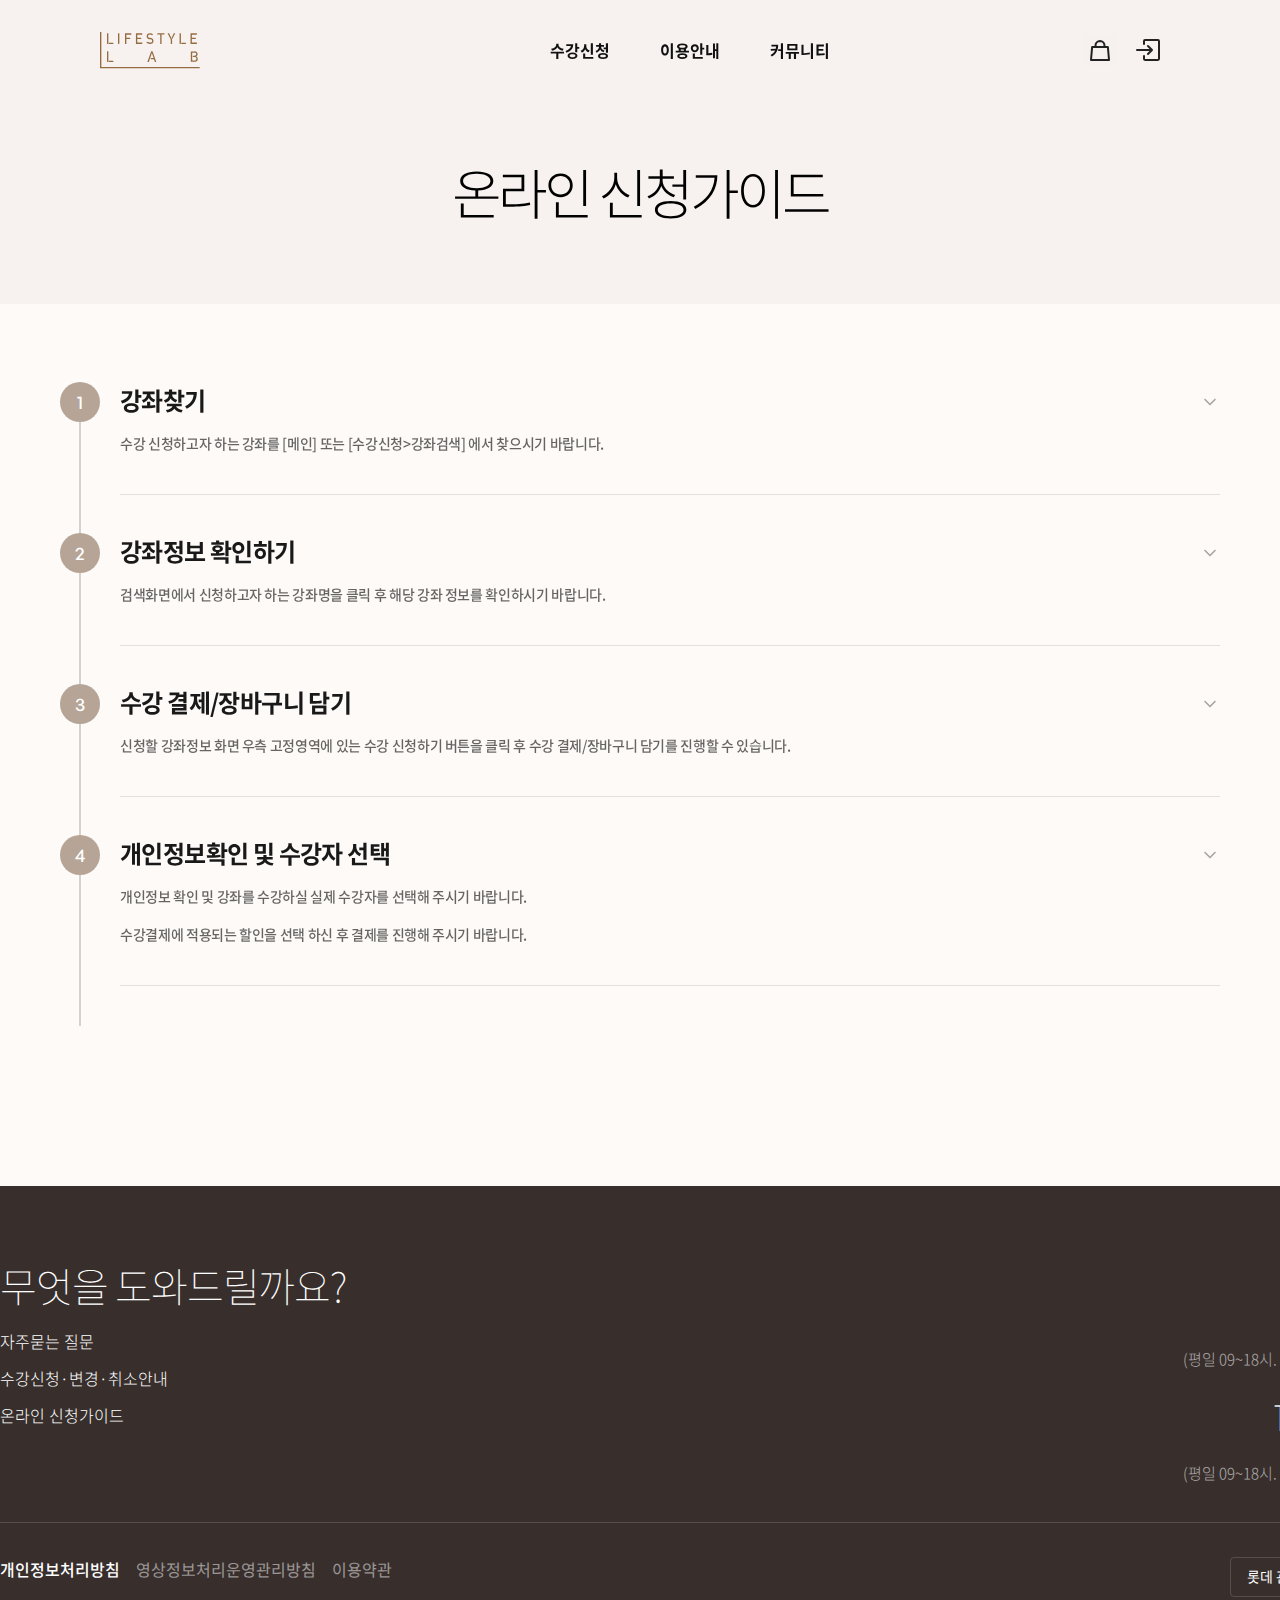
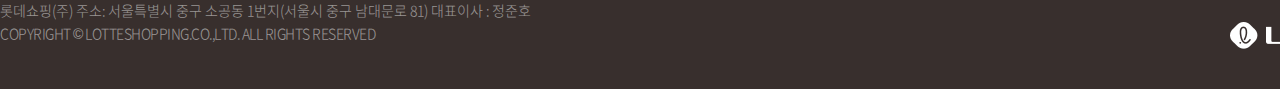
<file: applyGuide.html>
<!DOCTYPE html>
<html lang="ko">
<head>
    <meta charset="UTF-8">
    <meta name="viewport" content="width=device-width, initial-scale=1.0">
    <title>온라인 신청가이드</title>
    <link rel="stylesheet" href="css/reset.css"> 
    <link rel="stylesheet" href="css/common.css">
    <link rel="stylesheet" href="css/applyGuide.css">
</head>
<body>
    <div id="wrap">
        <header>
            <nav>
                <h1 class="logo"><a href="index.html"><span class="blind">롯데문화센터 메인</span></a></h1>
                <ul class="menu">
                    <li><a href="#">수강신청</a></li>
                    <li><a href="#">이용안내</a></li>
                    <li><a href="#">커뮤니티</a></li>
                </ul>
                <div class="util">
                    <a href=""><img src="img/icon-header-cart.svg" alt="#"></a>
                    <a href="login.html"><img src="img/icon-login.svg" alt="#"></a>
                </div>
            </nav>
        </header>
        <div class="subMenu">
            <div class="apply subBox">
                <ul class="subList">
                    <li><a href="#" class="searchClass">강좌검색</a></li>
                    <li><a href="#">수강신청&middot;변경&middot;취소안내</a></li>
                    <li><a href="applyGuide.html">온라인 신청가이드</a></li>
                </ul>
                <div class="imgArea">
                    <img src="img/gnbApplySearch.jpg" alt="#" class="on">
                    <img src="img/gnbApply-Apply.jpg" alt="#">
                    <img src="img/gnbApplyGuide.jpg" alt="#">
                </div>
            </div>
            <div class="guide subBox">
                <ul class="subList">
                    <li><a href="branchGuide.html">지점안내</a></li>
                    <li><a href="#">강사지원&middot;제휴신청</a></li>
                    <li><a href="#">자주하는 문의</a></li>
                </ul>
                <div class="imgArea">
                    <img src="img/gnbGuideStore.jpg" alt="#">
                    <img src="img/gnbGuideApply.jpg" alt="#">
                    <img src="img/gnbGuideFAQ.jpg" alt="#">
                </div>
            </div>
            <div class="community subBox">
                <ul class="subList">
                    <li><a href="#">공지사항/이벤트</a></li>
                    <li><a href="#">수강후기</a></li>
                    <li><a href="magazine.html">LIFESTYLE LAB 매거진 </a></li>
                </ul>
                <div class="imgArea">
                    <img src="img/gnbCommAnnounce.jpg" alt="#">
                    <img src="img/gnbCommRev.jpg" alt="#">
                    <img src="img/gnbCommMaz.jpg" alt="#">
                </div>
            </div>
        </div>
        <div class="contWrap">
            <div class="contTitleArea">
                <h1 class="contTitle">온라인 신청가이드</h1>
            </div>
            <div class="contArea">
                <div class="contW">
                    <div class="accW">
                        <div class="acc-guide">
                            <div class="numW">
                                <div class="num">1</div>
                                <div class="numLine"></div>
                            </div>
                            <div class="listW">
                                <a href="javascript:;" class="list" role="button">
                                    <h3 class="listTitle">강좌찾기</h3>
                                    <p class="listTxt">수강 신청하고자 하는 강좌를 [메인] 또는 [수강신청>강좌검색] 에서 찾으시기 바랍니다.</p>
                                </a>
                                <div class="hideContW">
                                    <div class="hideCont">
                                        <div class="h-contList">
                                            <p class="contList-subT">메인에서 강좌찾기</p>
                                            <div class="imgW">
                                                <img src="img/find01.png" alt="">
                                                <img src="img/find02.png" alt="">
                                            </div>
                                        </div>
                                        <div class="h-contList">
                                            <p class="contList-subT">수강신청에서 강좌찾기</p>
                                            <div class="imgW">
                                                <img src="img/find03.png" alt="">
                                                <img src="img/find04.png" alt="">
                                            </div>
                                        </div>
                                    </div>
                                </div>
                            </div>
                        </div>
                        <div class="acc-guide">
                            <div class="numW">
                                <div class="num">2</div>
                                <div class="numLine"></div>
                            </div>
                            <div class="listW">
                                <a href="javascript:;" class="list" role="button">
                                    <h3 class="listTitle">강좌정보 확인하기</h3>
                                    <p class="listTxt">검색화면에서 신청하고자 하는 강좌명을 클릭 후 해당 강좌 정보를 확인하시기 바랍니다.</p>
                                </a>
                                <div class="hideContW">
                                    <div class="hideCont">
                                        <div class="h-contList">
                                            <div class="imgW">
                                                <img src="img/check01.png" alt="">
                                            </div>
                                        </div>
                                    </div>
                                </div>
                            </div>
                        </div>
                        <div class="acc-guide">
                            <div class="numW">
                                <div class="num">3</div>
                                <div class="numLine"></div>
                            </div>
                            <div class="listW">
                                <a href="javascript:;" class="list" role="button">
                                    <h3 class="listTitle">수강 결제/장바구니 담기</h3>
                                    <p class="listTxt">신청할 강좌정보 화면 우측 고정영역에 있는 수강 신청하기 버튼을 클릭 후 수강 결제/장바구니 담기를 진행할 수 있습니다.</p>
                                </a>
                                <div class="hideContW">
                                    <div class="hideCont">
                                        <div class="h-contList">
                                            <div class="imgW">
                                                <img src="img/pay01.png" alt="">
                                                <img src="img/pay02.png" alt="">
                                            </div>
                                        </div>
                                    </div>
                                </div>
                            </div>
                        </div>
                        <div class="acc-guide">
                            <div class="numW">
                                <div class="num">4</div>
                                <div class="numLine"></div>
                            </div>
                            <div class="listW">
                                <a href="javascript:;" class="list" role="button">
                                    <h3 class="listTitle">개인정보확인 및 수강자 선택</h3>
                                    <p class="listTxt">개인정보 확인 및 강좌를 수강하실 실제 수강자를 선택해 주시기 바랍니다.</p>
                                    <p class="listTxt">수강결제에 적용되는 할인을 선택 하신 후 결제를 진행해 주시기 바랍니다.</p>
                                </a>
                                <div class="hideContW">
                                    <div class="hideCont">
                                        <div class="h-contList">
                                            <div class="imgW">
                                                <img src="img/check-select01.png" alt="">
                                                <img src="img/check-select02.png" alt="">
                                            </div>
                                        </div>
                                    </div>
                                </div>
                            </div>
                        </div>
                    </div>
                </div>
            </div>
        </div>
        <footer class="footer">
            <div class="inner">
                <div class="topArea">
                    <div class="top_left">
                        <p class="title">무엇을 도와드릴까요?</p>
                        <div class="inquiryBox">
                            <p class="inquiryList">자주묻는 질문</p>
                            <p class="inquiryList">수강신청&middot;변경&middot;취소안내</p>
                            <p class="inquiryList">온라인 신청가이드</p>
                        </div>
                    </div>
                    <div class="top_right">
                        <div class="callBox">
                            <p class="title">백화점 대표전화</p>
                            <p class="call">1577.0001</p>
                            <p class="txt">
                                백화점 대표전화
                                <br>
                                (평일 09~18시. 토/일요일 및 공휴일 휴무)
                            </p>
                        </div>
                        <div class="callBox">
                            <p class="title">L.POINT 콜센터</p>
                            <p class="call">1899.8900</p>
                            <p class="txt">
                                L.POINT 콜센터
                                <br>
                                (평일 09~18시. 토/일요일 및 공휴일 휴무)
                            </p>
                        </div>
                    </div>
                </div>
                <div class="bottomArea">
                    <div class="bot_left">
                        <div class="NoticeArea">
                            <a href="#" class="privateInfo">개인정보처리방침</a>
                            <a href="#">영상정보처리운영관리방침</a>
                            <a href="#">이용약관</a>
                        </div>
                        <p class="address">롯데쇼핑(주) 주소: 서울특별시 중구 소공동 1번지(서울시 중구 남대문로 81) <span class="name">대표이사 : 정준호</span></p>
                        <p class="copyright">COPYRIGHT &copy; LOTTESHOPPING.CO.,LTD. ALL RIGHTS RESERVED
                        </p>
                    </div>
                    <div class="bot_right">
                        <div class="siteBox">
                            <a href="#" class="relevantSite">
                                <span>롯데 관계사 사이트</span>
                            </a>
                        </div>
                        <p class="bottomLogo">
                            <img src="img/logo-lotte.png" alt="#">
                        </p>
                    </div>
                </div>
            </div>
        </footer>
    </div>
    <div class="affiliateList">
        <div class="listWrap">
            <div class="listTitle">
                <p class="TitTxt">
                    롯데 관계사 사이트
                </p>
                <button class="btnClose_affiliate"></button>
            </div>
            <div class="listCont">
                <div class="listContWrap">
                    <div class="scrollArea">
                        <div class="list">
                            <p class="link"><a href="#">롯데지주</a></p>
                            <p class="link"><a href="#">롯데손해보험</a></p>
                            <p class="link"><a href="#">롯데제과</a></p>
                            <p class="link"><a href="#">마이비</a></p>
                            <p class="link"><a href="#">롯데건설</a></p>
                            <p class="link"><a href="#">롯데상사</a></p>
                            <p class="link"><a href="#">롯데제이티비</a></p>
                            <p class="link"><a href="#">샤롯데시어터</a></p>
                            <p class="link"><a href="#">롯데글로벌로지스</a></p>
                            <p class="link"><a href="#">롯데슈퍼</a></p>
                            <p class="link"><a href="#">롯데중앙연구소</a></p>
                            <p class="link"><a href="#">엔젤리너스</a></p>
                            <p class="link"><a href="#">롯데기공</a></p>
                            <p class="link"><a href="#">롯데시네마</a></p>
                            <p class="link"><a href="#">롯데채용센터</a></p>
                            <p class="link"><a href="#">유니클로</a></p>
                            <p class="link"><a href="#">롯데비피화학</a></p>
                            <p class="link"><a href="#">롯데아사히주류</a></p>
                            <p class="link"><a href="#">롯데칠성음료(음료BG)</a></p>
                            <p class="link"><a href="#">이비카드</a></p>
                            <p class="link"><a href="#">롯데렌탈</a></p>
                            <p class="link"><a href="#">롯데알미늄</a></p>
                            <p class="link"><a href="#">롯데칠성음료(주류BG)</a></p>
                            <p class="link"><a href="#">캐논코리아비즈니스솔루션</a></p>
                            <p class="link"><a href="#">롯데로지스틱스</a></p>
                            <p class="link"><a href="#">롯데엠시시</a></p>
                            <p class="link"><a href="#">롯데첨단소재</a></p>
                            <p class="link"><a href="#">코리아세븐</a></p>
                            <p class="link"><a href="#">롯데롭스</a></p>
                            <p class="link"><a href="#">롯데월드</a></p>
                            <p class="link"><a href="#">롯데카드</a></p>
                            <p class="link"><a href="#">크리스피크림도넛</a></p>
                            <p class="link"><a href="#">롯데리아</a></p>
                            <p class="link"><a href="#">롯데유통사업본부</a></p>
                            <p class="link"><a href="#">롯데캐피탈</a></p>
                            <p class="link"><a href="#">토이저러스</a></p>
                            <p class="link"><a href="#">롯데마트</a></p>
                            <p class="link"><a href="#">롯데인재개발원</a></p>
                            <p class="link"><a href="#">롯데케미칼</a></p>
                            <p class="link"><a href="#">롯데면세점</a></p>
                            <p class="link"><a href="#">롯데자산개발</a></p>
                            <p class="link"><a href="#">롯데푸드</a></p>
                            <p class="link"><a href="#">한국후지필름</a></p>
                            <p class="link"><a href="#">롯데멤버스</a></p>
                            <p class="link"><a href="#">롯데자이언츠</a></p>
                            <p class="link"><a href="#">롯데하이마트</a></p>
                            <p class="link"><a href="#">한페이시스</a></p>
                            <p class="link"><a href="#">롯데물산</a></p>
                            <p class="link"><a href="#">롯데재단</a></p>
                            <p class="link"><a href="#">롯데호텔</a></p>
                            <p class="link"><a href="#">롯데백화점</a></p>
                            <p class="link"><a href="#">롯데정밀화학</a></p>
                            <p class="link"><a href="#">롯데홈쇼핑</a></p>
                            <p class="link"><a href="#">롯데스카이힐CC</a></p>
                            <p class="link"><a href="#">롯데정보통신</a></p>
                            <p class="link"><a href="#">대홍기획</a></p>
                        </div>
                    </div>
                </div>
            </div>
        </div>
    </div>
    <div class="class-search">
        <div class="inner">
            <div class="search-type">
                <h2 class="typeTitle-branch bold">지점으로 찾기</h2>
                <h2 class="typeTitle-class">강좌로 찾기</h2>
            </div>
            <div class="typeArea">
                <div class="type-branch typeW flex">
                    <div class="branch-seoul typeList">
                        <p class="title">서울점</p>
                        <div class="listW">
                            <p>잠실점</p>
                            <p>본점</p>
                            <p>강남점</p>
                            <p>건대스타시티점</p>
                            <p>관악점</p>
                            <p>김포공항점</p>
                            <p>노원점</p>
                            <p>미아점</p>
                            <p>영등포점</p>
                            <p>청량리점</p>
                        </div>
                    </div>
                    <div class="branch-greaterSeoul typeList">
                        <p class="title">수도권점</p>
                        <div class="listW">
                            <p>인천점</p>
                            <p>동탄점</p>
                            <p>구리점</p>
                            <p>분당점</p>
                            <p>수원점</p>
                            <p>안산점</p>
                            <p>일산점</p>
                            <p>중동점</p>
                            <p>평촌점</p>
                            <p>롯데몰광명점</p>
                        </div>
                    </div>
                    <div class="branch-province typeList">
                        <p class="title">지방점</p>
                        <div class="listW">
                            <p>부산본점</p>
                            <p>광복점</p>
                            <p>광주점</p>
                            <p>대구점</p>
                            <p>대전점</p>
                            <p>동래점</p>
                            <p>마산점</p>
                            <p>상인점</p>
                            <p>센텀시티점</p>
                            <p>울산점</p>
                            <p>전주점</p>
                            <p>창원점</p>
                            <p>포항점</p>
                            <p>롯데몰군산점</p>
                        </div>
                    </div>
                </div>
                <div class="type-class typeW">
                    <div class="class-adult typeList">
                        <p class="title">성인강좌</p>
                        <div class="listW">
                            <p>공예</p>
                            <p>노래</p>
                            <p>댄스</p>
                            <p>드로잉</p>
                            <p>라이프스타일</p>
                            <p>악기</p>
                            <p>어학</p>
                            <p>인문학</p>
                            <p>재테크</p>
                            <p>커리어</p>
                            <p>쿠킹</p>
                            <p>피트니스</p>
                        </div>
                    </div>
                    <div class="class-toddler typeList">
                        <p class="title">영&middot;유아강좌</p>
                        <div class="listW">
                            <p>오감발달</p>
                            <p>창의&middot;체험</p>
                            <p>음악&middot;미술</p>
                            <p>언어&middot;사회성</p>
                            <p>신체활동</p>
                        </div>
                    </div>
                    <div class="class-child typeList">
                        <p class="title">지방점</p>
                        <div class="listW">
                            <p>신체활동</p>
                            <p>창의&middot;체험</p>
                            <p>음악&middot;미술</p>
                            <p>언어&middot;사회성</p>
                        </div>
                    </div>
                </div>
            </div>
            <div class="imgArea">
                <div class="imgW on">
                    <img src="img/classSearch-branch.jpg" alt="">
                </div>
                <div class="imgW">
                    <img src="img/classSearch-classjpg.jpg" alt="">
                </div>
            </div>
        </div>
        <button class="btnClose"></button>
    </div>
    <button class="btnTop"></button>
    <script src="js/jquery-3.7.0.min.js"></script>
    <script src="js/jquery-ui.min.js"></script>
    <script src="js/common.js"></script>
    <script src="js/applyGuide.js"></script>
    
</body>
</html>
</file>
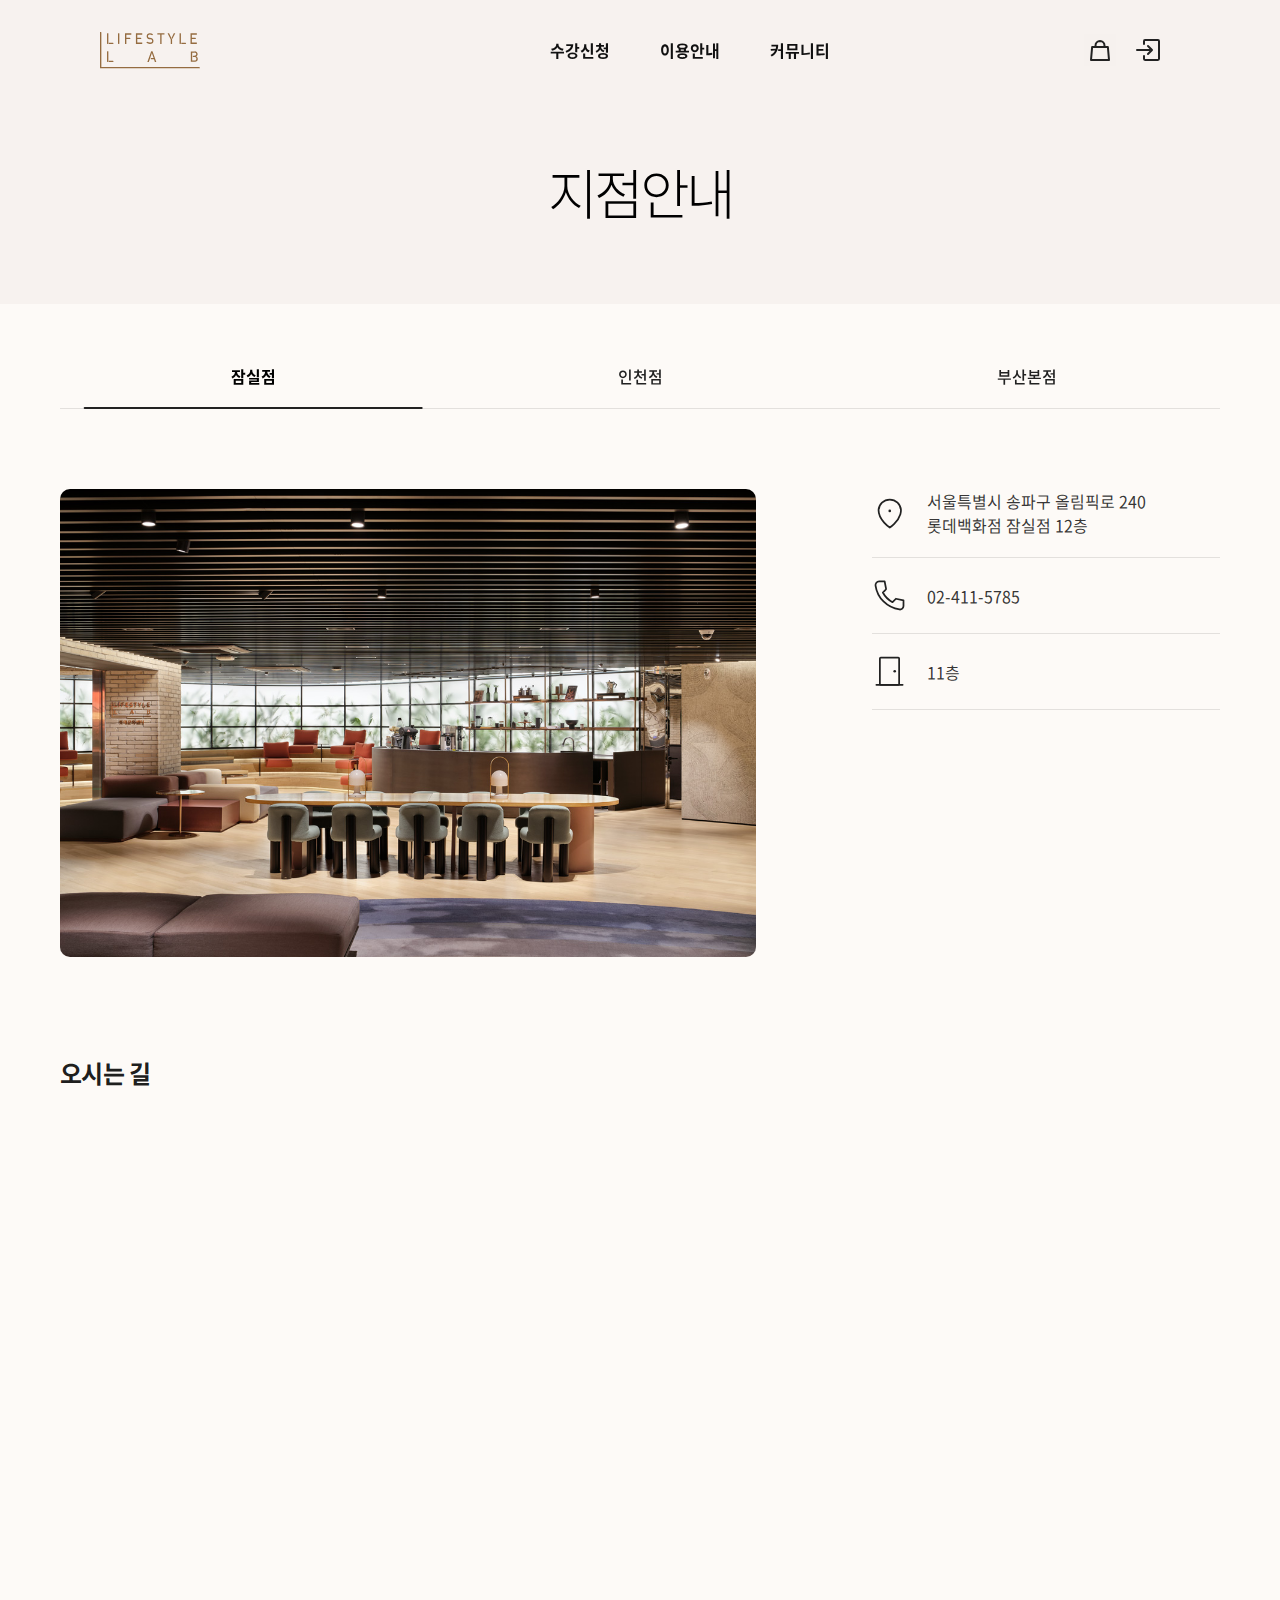
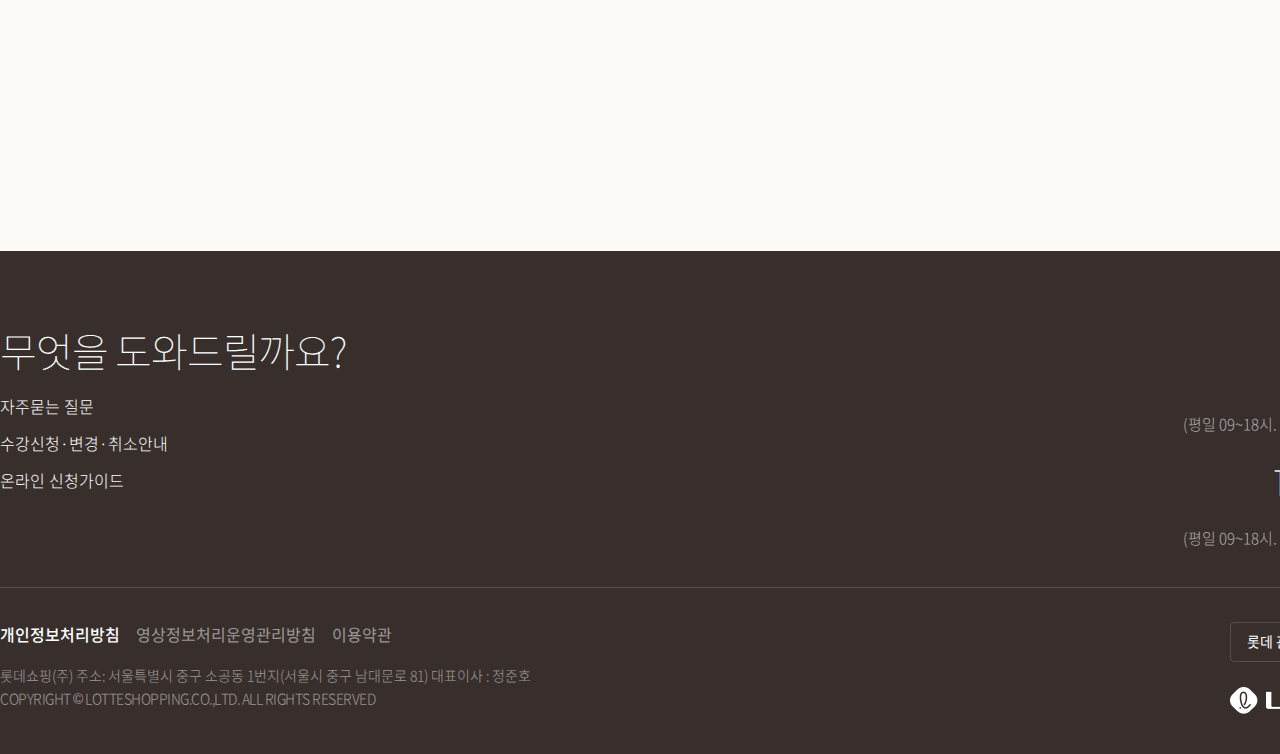
<file: branchGuide.html>
<!DOCTYPE html>
<html lang="ko">
<head>
    <meta charset="UTF-8">
    <meta name="viewport" content="width=device-width, initial-scale=1.0">
    <title>지점안내</title>
    <link rel="stylesheet" href="css/reset.css">
    <link rel="stylesheet" href="css/common.css">
    <link rel="stylesheet" href="css/branchGuide.css">
</head>
<body>
    <div id="wrap">
        <header>
            <nav>
                <h1 class="logo"><a href="index.html"><span class="blind">롯데문화센터 메인</span></a></h1>
                <ul class="menu">
                    <li><a href="#">수강신청</a></li>
                    <li><a href="#">이용안내</a></li>
                    <li><a href="#">커뮤니티</a></li>
                </ul>
                <div class="util">
                    <a href="#"><img src="img/icon-header-cart.svg" alt="#"></a>
                    <a href="login.html"><img src="img/icon-login.svg" alt="#"></a>
                </div>
            </nav>
        </header>
        <div class="subMenu">
            <div class="apply subBox">
                <ul class="subList">
                    <li><a href="#" class="searchClass">강좌검색</a></li>
                    <li><a href="#">수강신청&middot;변경&middot;취소안내</a></li>
                    <li><a href="applyGuide.html">온라인 신청가이드</a></li>
                </ul>
                <div class="imgArea">
                    <img src="img/gnbApplySearch.jpg" alt="#" class="on">
                    <img src="img/gnbApply-Apply.jpg" alt="#">
                    <img src="img/gnbApplyGuide.jpg" alt="#">
                </div>
            </div>
            <div class="guide subBox">
                <ul class="subList">
                    <li><a href="branchGuide.html">지점안내</a></li>
                    <li><a href="#">강사지원&middot;제휴신청</a></li>
                    <li><a href="#">자주하는 문의</a></li>
                </ul>
                <div class="imgArea">
                    <img src="img/gnbGuideStore.jpg" alt="#">
                    <img src="img/gnbGuideApply.jpg" alt="#">
                    <img src="img/gnbGuideFAQ.jpg" alt="#">
                </div>
            </div>
            <div class="community subBox">
                <ul class="subList">
                    <li><a href="#">공지사항/이벤트</a></li>
                    <li><a href="#">수강후기</a></li>
                    <li><a href="magazine.html">LIFESTYLE LAB 매거진 </a></li>
                </ul>
                <div class="imgArea">
                    <img src="img/gnbCommAnnounce.jpg" alt="#">
                    <img src="img/gnbCommRev.jpg" alt="#">
                    <img src="img/gnbCommMaz.jpg" alt="#">
                </div>
            </div>
        </div>
        <div class="contWrap">
            <div class="contTitleArea">
                <h1 class="contTitle">지점안내</h1>
            </div>
            <div class="tabArea">
                <div class="tabW">
                    <div class="tabContent">
                        <div class="filterArea">
                            <div class="topFilter">
                                <a href="#" class="tf-title on"><span>잠실점</span></a>
                                <a href="#" class="tf-title"><span>인천점</span></a>
                                <a href="#" class="tf-title"><span>부산본점</span></a>
                            </div>
                        </div>
                        <div class="areaInfo">
                            <div class="tab-imgArea">
                                <img src="img/jamsil.jpg" alt="" class="on">
                                <img src="img/incheon.jpg" alt="">
                                <img src="img/busanhead.jpg" alt="">
                            </div>
                            <div class="tab-address">
                                <div class="tab-addressW on">
                                    <div class="address-cont address">
                                        <img src="img/icon-address.svg" alt="#">
                                        <span>
                                            서울특별시 송파구 올림픽로 240 <br>
                                            롯데백화점 잠실점 12층
                                        </span>
                                    </div>
                                    <div class="address-cont call">
                                        <img src="img/icon-phone-number.svg" alt="#">
                                        <span>02-411-5785</span>
                                    </div>
                                    <div class="address-cont floor">
                                        <img src="img/icon-lecture-room.svg" alt="">
                                        <span>11층</span>
                                    </div>
                                </div>
                                <div class="tab-addressW">
                                    <div class="address-cont address">
                                        <img src="img/icon-address.svg" alt="#">
                                        <span>
                                            인천광역시 미추홀구 연남로 35 <br>
                                            롯데백화점 인천점 5층
                                        </span>
                                    </div>
                                    <div class="address-cont call">
                                        <img src="img/icon-phone-number.svg" alt="#">
                                        <span>032-242-2930~1</span>
                                    </div>
                                    <div class="address-cont floor">
                                        <img src="img/icon-lecture-room.svg" alt="">
                                        <span>강의실 11실</span>
                                    </div>
                                </div>
                                <div class="tab-addressW">
                                    <div class="address-cont address">
                                        <img src="img/icon-address.svg" alt="#">
                                        <span>
                                            부산광역시 부산진구 가야대로 772 <br>
                                            롯데백화점 부산본점 11층
                                        </span>
                                    </div>
                                    <div class="address-cont call">
                                        <img src="img/icon-phone-number.svg" alt="#">
                                        <span>051-810-2351~2</span>
                                    </div>
                                    <div class="address-cont floor">
                                        <img src="img/icon-lecture-room.svg" alt="">
                                        <span>강의실 11실</span>
                                    </div>
                                </div>
                            </div>
                        </div>
                        <div class="tab-mapArea">
                            <h2>오시는 길</h2>
                            <div class="tab-mapW">
                                <iframe src="https://www.google.com/maps/embed?pb=!1m18!1m12!1m3!1d3164.8206657062537!2d127.09647217636001!3d37.512147627244154!2m3!1f0!2f0!3f0!3m2!1i1024!2i768!4f13.1!3m3!1m2!1s0x357ca5a0cdcbf099%3A0xb2240f44949b6000!2z66Gv642w67Cx7ZmU7KCQIOyeoOyLpOygkA!5e0!3m2!1sko!2skr!4v1694586838714!5m2!1sko!2skr" width="1160" height="532" style="border:0;" allowfullscreen="" loading="lazy" referrerpolicy="no-referrer-when-downgrade" class="on"></iframe>
                                <iframe src="https://www.google.com/maps/embed?pb=!1m18!1m12!1m3!1d3167.778564835409!2d126.69880587635777!3d37.44233553123953!2m3!1f0!2f0!3f0!3m2!1i1024!2i768!4f13.1!3m3!1m2!1s0x357b7bd0d4672f13%3A0x87fd939b6506e51c!2z66Gv642w67Cx7ZmU7KCQIOyduOyynOygkA!5e0!3m2!1sko!2skr!4v1694586858511!5m2!1sko!2skr"  width="1160" height="532" style="border:0;" allowfullscreen="" loading="lazy" referrerpolicy="no-referrer-when-downgrade" ></iframe>
                                <iframe src="https://www.google.com/maps/embed?pb=!1m18!1m12!1m3!1d3261.9989812266776!2d129.05342767628065!3d35.15664615861177!2m3!1f0!2f0!3f0!3m2!1i1024!2i768!4f13.1!3m3!1m2!1s0x3568eb6e1678f7ff%3A0x7bc6c334e233bc82!2z66Gv642w67Cx7ZmU7KCQIOu2gOyCsOuzuOygkA!5e0!3m2!1sko!2skr!4v1694586968910!5m2!1sko!2skr" width="1160" height="532" style="border:0;" allowfullscreen="" loading="lazy" referrerpolicy="no-referrer-when-downgrade"></iframe>
                            </div>
                        </div>
                    </div>
                </div>
            </div>
        </div>
        <footer class="footer">
            <div class="inner">
                <div class="topArea">
                    <div class="top_left">
                        <p class="title">무엇을 도와드릴까요?</p>
                        <div class="inquiryBox">
                            <p class="inquiryList">자주묻는 질문</p>
                            <p class="inquiryList">수강신청&middot;변경&middot;취소안내</p>
                            <p class="inquiryList">온라인 신청가이드</p>
                        </div>
                    </div>
                    <div class="top_right">
                        <div class="callBox">
                            <p class="title">백화점 대표전화</p>
                            <p class="call">1577.0001</p>
                            <p class="txt">
                                백화점 대표전화
                                <br>
                                (평일 09~18시. 토/일요일 및 공휴일 휴무)
                            </p>
                        </div>
                        <div class="callBox">
                            <p class="title">L.POINT 콜센터</p>
                            <p class="call">1899.8900</p>
                            <p class="txt">
                                L.POINT 콜센터
                                <br>
                                (평일 09~18시. 토/일요일 및 공휴일 휴무)
                            </p>
                        </div>
                    </div>
                </div>
                <div class="bottomArea">
                    <div class="bot_left">
                        <div class="NoticeArea">
                            <a href="#" class="privateInfo">개인정보처리방침</a>
                            <a href="#">영상정보처리운영관리방침</a>
                            <a href="#">이용약관</a>
                        </div>
                        <p class="address">롯데쇼핑(주) 주소: 서울특별시 중구 소공동 1번지(서울시 중구 남대문로 81) <span class="name">대표이사 : 정준호</span></p>
                        <p class="copyright">COPYRIGHT &copy; LOTTESHOPPING.CO.,LTD. ALL RIGHTS RESERVED
                        </p>
                    </div>
                    <div class="bot_right">
                        <div class="siteBox">
                            <a href="#" class="relevantSite">
                                <span>롯데 관계사 사이트</span>
                            </a>
                        </div>
                        <p class="bottomLogo">
                            <img src="img/logo-lotte.png" alt="#">
                        </p>
                    </div>
                </div>
            </div>
        </footer>
    </div>
    <div class="affiliateList">
        <div class="listWrap">
            <div class="listTitle">
                <p class="TitTxt">
                    롯데 관계사 사이트
                </p>
                <button class="btnClose_affiliate"></button>
            </div>
            <div class="listCont">
                <div class="listContWrap">
                    <div class="scrollArea">
                        <div class="list">
                            <p class="link"><a href="#">롯데지주</a></p>
                            <p class="link"><a href="#">롯데손해보험</a></p>
                            <p class="link"><a href="#">롯데제과</a></p>
                            <p class="link"><a href="#">마이비</a></p>
                            <p class="link"><a href="#">롯데건설</a></p>
                            <p class="link"><a href="#">롯데상사</a></p>
                            <p class="link"><a href="#">롯데제이티비</a></p>
                            <p class="link"><a href="#">샤롯데시어터</a></p>
                            <p class="link"><a href="#">롯데글로벌로지스</a></p>
                            <p class="link"><a href="#">롯데슈퍼</a></p>
                            <p class="link"><a href="#">롯데중앙연구소</a></p>
                            <p class="link"><a href="#">엔젤리너스</a></p>
                            <p class="link"><a href="#">롯데기공</a></p>
                            <p class="link"><a href="#">롯데시네마</a></p>
                            <p class="link"><a href="#">롯데채용센터</a></p>
                            <p class="link"><a href="#">유니클로</a></p>
                            <p class="link"><a href="#">롯데비피화학</a></p>
                            <p class="link"><a href="#">롯데아사히주류</a></p>
                            <p class="link"><a href="#">롯데칠성음료(음료BG)</a></p>
                            <p class="link"><a href="#">이비카드</a></p>
                            <p class="link"><a href="#">롯데렌탈</a></p>
                            <p class="link"><a href="#">롯데알미늄</a></p>
                            <p class="link"><a href="#">롯데칠성음료(주류BG)</a></p>
                            <p class="link"><a href="#">캐논코리아비즈니스솔루션</a></p>
                            <p class="link"><a href="#">롯데로지스틱스</a></p>
                            <p class="link"><a href="#">롯데엠시시</a></p>
                            <p class="link"><a href="#">롯데첨단소재</a></p>
                            <p class="link"><a href="#">코리아세븐</a></p>
                            <p class="link"><a href="#">롯데롭스</a></p>
                            <p class="link"><a href="#">롯데월드</a></p>
                            <p class="link"><a href="#">롯데카드</a></p>
                            <p class="link"><a href="#">크리스피크림도넛</a></p>
                            <p class="link"><a href="#">롯데리아</a></p>
                            <p class="link"><a href="#">롯데유통사업본부</a></p>
                            <p class="link"><a href="#">롯데캐피탈</a></p>
                            <p class="link"><a href="#">토이저러스</a></p>
                            <p class="link"><a href="#">롯데마트</a></p>
                            <p class="link"><a href="#">롯데인재개발원</a></p>
                            <p class="link"><a href="#">롯데케미칼</a></p>
                            <p class="link"><a href="#">롯데면세점</a></p>
                            <p class="link"><a href="#">롯데자산개발</a></p>
                            <p class="link"><a href="#">롯데푸드</a></p>
                            <p class="link"><a href="#">한국후지필름</a></p>
                            <p class="link"><a href="#">롯데멤버스</a></p>
                            <p class="link"><a href="#">롯데자이언츠</a></p>
                            <p class="link"><a href="#">롯데하이마트</a></p>
                            <p class="link"><a href="#">한페이시스</a></p>
                            <p class="link"><a href="#">롯데물산</a></p>
                            <p class="link"><a href="#">롯데재단</a></p>
                            <p class="link"><a href="#">롯데호텔</a></p>
                            <p class="link"><a href="#">롯데백화점</a></p>
                            <p class="link"><a href="#">롯데정밀화학</a></p>
                            <p class="link"><a href="#">롯데홈쇼핑</a></p>
                            <p class="link"><a href="#">롯데스카이힐CC</a></p>
                            <p class="link"><a href="#">롯데정보통신</a></p>
                            <p class="link"><a href="#">대홍기획</a></p>
                        </div>
                    </div>
                </div>
            </div>
        </div>
    </div>
    <div class="class-search">
        <div class="inner">
            <div class="search-type">
                <h2 class="typeTitle-branch bold">지점으로 찾기</h2>
                <h2 class="typeTitle-class">강좌로 찾기</h2>
            </div>
            <div class="typeArea">
                <div class="type-branch typeW flex">
                    <div class="branch-seoul typeList">
                        <p class="title">서울점</p>
                        <div class="listW">
                            <p>잠실점</p>
                            <p>본점</p>
                            <p>강남점</p>
                            <p>건대스타시티점</p>
                            <p>관악점</p>
                            <p>김포공항점</p>
                            <p>노원점</p>
                            <p>미아점</p>
                            <p>영등포점</p>
                            <p>청량리점</p>
                        </div>
                    </div>
                    <div class="branch-greaterSeoul typeList">
                        <p class="title">수도권점</p>
                        <div class="listW">
                            <p>인천점</p>
                            <p>동탄점</p>
                            <p>구리점</p>
                            <p>분당점</p>
                            <p>수원점</p>
                            <p>안산점</p>
                            <p>일산점</p>
                            <p>중동점</p>
                            <p>평촌점</p>
                            <p>롯데몰광명점</p>
                        </div>
                    </div>
                    <div class="branch-province typeList">
                        <p class="title">지방점</p>
                        <div class="listW">
                            <p>부산본점</p>
                            <p>광복점</p>
                            <p>광주점</p>
                            <p>대구점</p>
                            <p>대전점</p>
                            <p>동래점</p>
                            <p>마산점</p>
                            <p>상인점</p>
                            <p>센텀시티점</p>
                            <p>울산점</p>
                            <p>전주점</p>
                            <p>창원점</p>
                            <p>포항점</p>
                            <p>롯데몰군산점</p>
                        </div>
                    </div>
                </div>
                <div class="type-class typeW">
                    <div class="class-adult typeList">
                        <p class="title">성인강좌</p>
                        <div class="listW">
                            <p>공예</p>
                            <p>노래</p>
                            <p>댄스</p>
                            <p>드로잉</p>
                            <p>라이프스타일</p>
                            <p>악기</p>
                            <p>어학</p>
                            <p>인문학</p>
                            <p>재테크</p>
                            <p>커리어</p>
                            <p>쿠킹</p>
                            <p>피트니스</p>
                        </div>
                    </div>
                    <div class="class-toddler typeList">
                        <p class="title">영&middot;유아강좌</p>
                        <div class="listW">
                            <p>오감발달</p>
                            <p>창의&middot;체험</p>
                            <p>음악&middot;미술</p>
                            <p>언어&middot;사회성</p>
                            <p>신체활동</p>
                        </div>
                    </div>
                    <div class="class-child typeList">
                        <p class="title">지방점</p>
                        <div class="listW">
                            <p>신체활동</p>
                            <p>창의&middot;체험</p>
                            <p>음악&middot;미술</p>
                            <p>언어&middot;사회성</p>
                        </div>
                    </div>
                </div>
            </div>
            <div class="imgArea">
                <div class="imgW on">
                    <img src="img/classSearch-branch.jpg" alt="">
                </div>
                <div class="imgW">
                    <img src="img/classSearch-classjpg.jpg" alt="">
                </div>
            </div>
        </div>
        <button class="btnClose"></button>
    </div>
    <button class="btnTop"></button>
    <script src="js/jquery-3.7.0.min.js"></script>
    <script src="js/jquery-ui.min.js"></script>
    <script src="js/common.js"></script>
    <script src="js/branchGuide.js"></script>
</body>
</html>
</file>
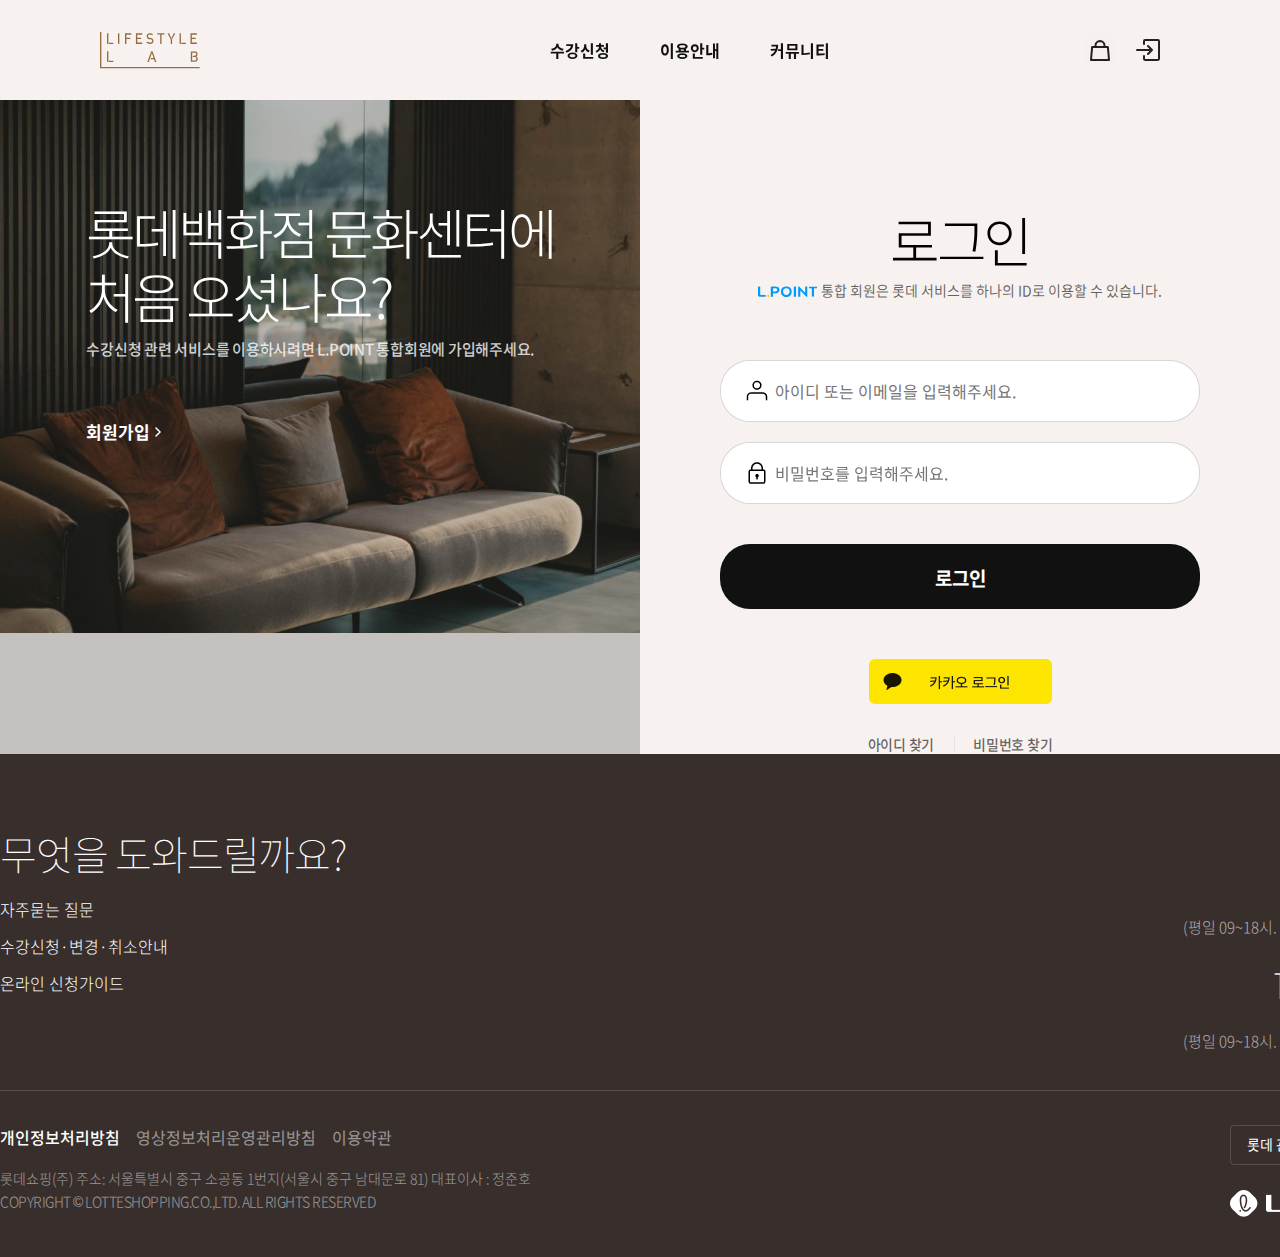
<file: login.html>
<!DOCTYPE html>
<html lang="ko">
<head>
    <meta charset="UTF-8">
    <meta name="viewport" content="width=device-width, initial-scale=1.0">
    <title>로그인페이지</title>
    <link rel="stylesheet" href="css/reset.css"> 
    <link rel="stylesheet" href="css/common.css">
    <link rel="stylesheet" href="css/login.css">
</head>
<body>
    <div id="wrap">
        <header>
            <nav>
                <h1 class="logo"><a href="index.html"><span class="blind">롯데문화센터 메인</span></a></h1>
                <ul class="menu">
                    <li><a href="#">수강신청</a></li>
                    <li><a href="#">이용안내</a></li>
                    <li><a href="#">커뮤니티</a></li>
                </ul>
                <div class="util">
                    <a href=""><img src="img/icon-header-cart.svg" alt="#"></a>
                    <a href="login.html"><img src="img/icon-login.svg" alt="#"></a>
                </div>
            </nav>
        </header>
        <div class="subMenu">
            <div class="apply subBox">
                <ul class="subList">
                    <li><a href="#" class="searchClass">강좌검색</a></li>
                    <li><a href="#">수강신청&middot;변경&middot;취소안내</a></li>
                    <li><a href="applyGuide.html">온라인 신청가이드</a></li>
                </ul>
                <div class="imgArea">
                    <img src="img/gnbApplySearch.jpg" alt="#" class="on">
                    <img src="img/gnbApply-Apply.jpg" alt="#">
                    <img src="img/gnbApplyGuide.jpg" alt="#">
                </div>
            </div>
            <div class="guide subBox">
                <ul class="subList">
                    <li><a href="branchGuide.html">지점안내</a></li>
                    <li><a href="#">강사지원&middot;제휴신청</a></li>
                    <li><a href="#">자주하는 문의</a></li>
                </ul>
                <div class="imgArea">
                    <img src="img/gnbGuideStore.jpg" alt="#">
                    <img src="img/gnbGuideApply.jpg" alt="#">
                    <img src="img/gnbGuideFAQ.jpg" alt="#">
                </div>
            </div>
            <div class="community subBox">
                <ul class="subList">
                    <li><a href="#">공지사항/이벤트</a></li>
                    <li><a href="#">수강후기</a></li>
                    <li><a href="magazine.html">LIFESTYLE LAB 매거진 </a></li>
                </ul>
                <div class="imgArea">
                    <img src="img/gnbCommAnnounce.jpg" alt="#">
                    <img src="img/gnbCommRev.jpg" alt="#">
                    <img src="img/gnbCommMaz.jpg" alt="#">
                </div>
            </div>
        </div>
        <div class="loginArea">
            <div class="signUp">
                <div class="bgWrap">
                    <img src="img/bg-login.jpg" alt="">
                </div>
                <div class="textArea">
                    <h2 class="signUp-title">
                        롯데백화점 문화센터에 <br> 처음 오셨나요?
                    </h2>
                    <p class="sub-title">수강신청 관련 서비스를 이용하시려면 L.POINT 통합회원에 가입해주세요.</p>
                    <p class="signUp-link"><a href="">회원가입</a></p>
                </div>

            </div>
            <div class="signIn">
                <div class="signIn-Area">
                    <h2 class="signIn-title">
                        로그인
                    </h2>
                    <p class="signIn-subtitle">
                        <img src="img/logo-lpoint.svg" alt="">
                        통합 회원은 롯데 서비스를 하나의 ID로 이용할 수 있습니다.
                    </p>
                    <div class="inputArea">
                        <div class="Input-wrap login-wrap">
                            <input type="text" class="loginInput" placeholder="아이디 또는 이메일을 입력해주세요.">
                            <button class="btnDelete loginDelete"></button>
                        </div>
                        <div class="Input-wrap pwd-wrap">
                            <input type="text" class="pwdInput" placeholder="비밀번호를 입력해주세요.">
                            <button class="btnDelete pwdDelete"></button>
                        </div>
                        <button class="loginBtn">로그인</button>
                        <a href="javascript:kakaoLogin();" class="kakaoLogin">
                            <img src="img/kakao_login_medium_narrow (1).png" alt="">
                        </a>
                            <div class="findArea">
                                <a href="#" class="findId">아이디 찾기</a>
                                <a href="#" class="findPwd">비밀번호 찾기</a>
                            </div>
                        </div>
                    </div>
                </div>
            </div>
        </div>
        <footer class="footer">
            <div class="inner">
                <div class="topArea">
                    <div class="top_left">
                        <p class="title">무엇을 도와드릴까요?</p>
                        <div class="inquiryBox">
                            <p class="inquiryList">자주묻는 질문</p>
                            <p class="inquiryList">수강신청&middot;변경&middot;취소안내</p>
                            <p class="inquiryList">온라인 신청가이드</p>
                        </div>
                    </div>
                    <div class="top_right">
                        <div class="callBox">
                            <p class="title">백화점 대표전화</p>
                            <p class="call">1577.0001</p>
                            <p class="txt">
                                백화점 대표전화
                                <br>
                                (평일 09~18시. 토/일요일 및 공휴일 휴무)
                            </p>
                        </div>
                        <div class="callBox">
                            <p class="title">L.POINT 콜센터</p>
                            <p class="call">1899.8900</p>
                            <p class="txt">
                                L.POINT 콜센터
                                <br>
                                (평일 09~18시. 토/일요일 및 공휴일 휴무)
                            </p>
                        </div>
                    </div>
                </div>
                <div class="bottomArea">
                    <div class="bot_left">
                        <div class="NoticeArea">
                            <a href="#" class="privateInfo">개인정보처리방침</a>
                            <a href="#">영상정보처리운영관리방침</a>
                            <a href="#">이용약관</a>
                        </div>
                        <p class="address">롯데쇼핑(주) 주소: 서울특별시 중구 소공동 1번지(서울시 중구 남대문로 81) <span class="name">대표이사 : 정준호</span></p>
                        <p class="copyright">COPYRIGHT &copy; LOTTESHOPPING.CO.,LTD. ALL RIGHTS RESERVED
                        </p>
                    </div>
                    <div class="bot_right">
                        <div class="siteBox">
                            <a href="#" class="relevantSite">
                                <span>롯데 관계사 사이트</span>
                            </a>
                        </div>
                        <p class="bottomLogo">
                            <img src="img/logo-lotte.png" alt="#">
                        </p>
                    </div>
                </div>
            </div>
        </footer>
    </div>
    <div class="affiliateList">
        <div class="listWrap">
            <div class="listTitle">
                <p class="TitTxt">
                    롯데 관계사 사이트
                </p>
                <button class="btnClose_affiliate"></button>
            </div>
            <div class="listCont">
                <div class="listContWrap">
                    <div class="scrollArea">
                        <div class="list">
                            <p class="link"><a href="#">롯데지주</a></p>
                            <p class="link"><a href="#">롯데손해보험</a></p>
                            <p class="link"><a href="#">롯데제과</a></p>
                            <p class="link"><a href="#">마이비</a></p>
                            <p class="link"><a href="#">롯데건설</a></p>
                            <p class="link"><a href="#">롯데상사</a></p>
                            <p class="link"><a href="#">롯데제이티비</a></p>
                            <p class="link"><a href="#">샤롯데시어터</a></p>
                            <p class="link"><a href="#">롯데글로벌로지스</a></p>
                            <p class="link"><a href="#">롯데슈퍼</a></p>
                            <p class="link"><a href="#">롯데중앙연구소</a></p>
                            <p class="link"><a href="#">엔젤리너스</a></p>
                            <p class="link"><a href="#">롯데기공</a></p>
                            <p class="link"><a href="#">롯데시네마</a></p>
                            <p class="link"><a href="#">롯데채용센터</a></p>
                            <p class="link"><a href="#">유니클로</a></p>
                            <p class="link"><a href="#">롯데비피화학</a></p>
                            <p class="link"><a href="#">롯데아사히주류</a></p>
                            <p class="link"><a href="#">롯데칠성음료(음료BG)</a></p>
                            <p class="link"><a href="#">이비카드</a></p>
                            <p class="link"><a href="#">롯데렌탈</a></p>
                            <p class="link"><a href="#">롯데알미늄</a></p>
                            <p class="link"><a href="#">롯데칠성음료(주류BG)</a></p>
                            <p class="link"><a href="#">캐논코리아비즈니스솔루션</a></p>
                            <p class="link"><a href="#">롯데로지스틱스</a></p>
                            <p class="link"><a href="#">롯데엠시시</a></p>
                            <p class="link"><a href="#">롯데첨단소재</a></p>
                            <p class="link"><a href="#">코리아세븐</a></p>
                            <p class="link"><a href="#">롯데롭스</a></p>
                            <p class="link"><a href="#">롯데월드</a></p>
                            <p class="link"><a href="#">롯데카드</a></p>
                            <p class="link"><a href="#">크리스피크림도넛</a></p>
                            <p class="link"><a href="#">롯데리아</a></p>
                            <p class="link"><a href="#">롯데유통사업본부</a></p>
                            <p class="link"><a href="#">롯데캐피탈</a></p>
                            <p class="link"><a href="#">토이저러스</a></p>
                            <p class="link"><a href="#">롯데마트</a></p>
                            <p class="link"><a href="#">롯데인재개발원</a></p>
                            <p class="link"><a href="#">롯데케미칼</a></p>
                            <p class="link"><a href="#">롯데면세점</a></p>
                            <p class="link"><a href="#">롯데자산개발</a></p>
                            <p class="link"><a href="#">롯데푸드</a></p>
                            <p class="link"><a href="#">한국후지필름</a></p>
                            <p class="link"><a href="#">롯데멤버스</a></p>
                            <p class="link"><a href="#">롯데자이언츠</a></p>
                            <p class="link"><a href="#">롯데하이마트</a></p>
                            <p class="link"><a href="#">한페이시스</a></p>
                            <p class="link"><a href="#">롯데물산</a></p>
                            <p class="link"><a href="#">롯데재단</a></p>
                            <p class="link"><a href="#">롯데호텔</a></p>
                            <p class="link"><a href="#">롯데백화점</a></p>
                            <p class="link"><a href="#">롯데정밀화학</a></p>
                            <p class="link"><a href="#">롯데홈쇼핑</a></p>
                            <p class="link"><a href="#">롯데스카이힐CC</a></p>
                            <p class="link"><a href="#">롯데정보통신</a></p>
                            <p class="link"><a href="#">대홍기획</a></p>
                        </div>
                    </div>
                </div>
            </div>
        </div>
    </div>
    <div class="class-search">
        <div class="inner">
            <div class="search-type">
                <h2 class="typeTitle-branch bold">지점으로 찾기</h2>
                <h2 class="typeTitle-class">강좌로 찾기</h2>
            </div>
            <div class="typeArea">
                <div class="type-branch typeW flex">
                    <div class="branch-seoul typeList">
                        <p class="title">서울점</p>
                        <div class="listW">
                            <p>잠실점</p>
                            <p>본점</p>
                            <p>강남점</p>
                            <p>건대스타시티점</p>
                            <p>관악점</p>
                            <p>김포공항점</p>
                            <p>노원점</p>
                            <p>미아점</p>
                            <p>영등포점</p>
                            <p>청량리점</p>
                        </div>
                    </div>
                    <div class="branch-greaterSeoul typeList">
                        <p class="title">수도권점</p>
                        <div class="listW">
                            <p>인천점</p>
                            <p>동탄점</p>
                            <p>구리점</p>
                            <p>분당점</p>
                            <p>수원점</p>
                            <p>안산점</p>
                            <p>일산점</p>
                            <p>중동점</p>
                            <p>평촌점</p>
                            <p>롯데몰광명점</p>
                        </div>
                    </div>
                    <div class="branch-province typeList">
                        <p class="title">지방점</p>
                        <div class="listW">
                            <p>부산본점</p>
                            <p>광복점</p>
                            <p>광주점</p>
                            <p>대구점</p>
                            <p>대전점</p>
                            <p>동래점</p>
                            <p>마산점</p>
                            <p>상인점</p>
                            <p>센텀시티점</p>
                            <p>울산점</p>
                            <p>전주점</p>
                            <p>창원점</p>
                            <p>포항점</p>
                            <p>롯데몰군산점</p>
                        </div>
                    </div>
                </div>
                <div class="type-class typeW">
                    <div class="class-adult typeList">
                        <p class="title">성인강좌</p>
                        <div class="listW">
                            <p>공예</p>
                            <p>노래</p>
                            <p>댄스</p>
                            <p>드로잉</p>
                            <p>라이프스타일</p>
                            <p>악기</p>
                            <p>어학</p>
                            <p>인문학</p>
                            <p>재테크</p>
                            <p>커리어</p>
                            <p>쿠킹</p>
                            <p>피트니스</p>
                        </div>
                    </div>
                    <div class="class-toddler typeList">
                        <p class="title">영&middot;유아강좌</p>
                        <div class="listW">
                            <p>오감발달</p>
                            <p>창의&middot;체험</p>
                            <p>음악&middot;미술</p>
                            <p>언어&middot;사회성</p>
                            <p>신체활동</p>
                        </div>
                    </div>
                    <div class="class-child typeList">
                        <p class="title">지방점</p>
                        <div class="listW">
                            <p>신체활동</p>
                            <p>창의&middot;체험</p>
                            <p>음악&middot;미술</p>
                            <p>언어&middot;사회성</p>
                        </div>
                    </div>
                </div>
            </div>
            <div class="imgArea">
                <div class="imgW on">
                    <img src="img/classSearch-branch.jpg" alt="">
                </div>
                <div class="imgW">
                    <img src="img/classSearch-classjpg.jpg" alt="">
                </div>
            </div>
        </div>
        <button class="btnClose"></button>
    </div>
    <button class="btnTop"></button>
    <script src="js/jquery-3.7.0.min.js"></script>
    <script src="js/jquery-ui.min.js"></script>
    <script src="https://developers.kakao.com/sdk/js/kakao.min.js"></script>
    <script src="js/common.js"></script>
    <script src="js/login.js"></script>
</body>
</html>
</file>
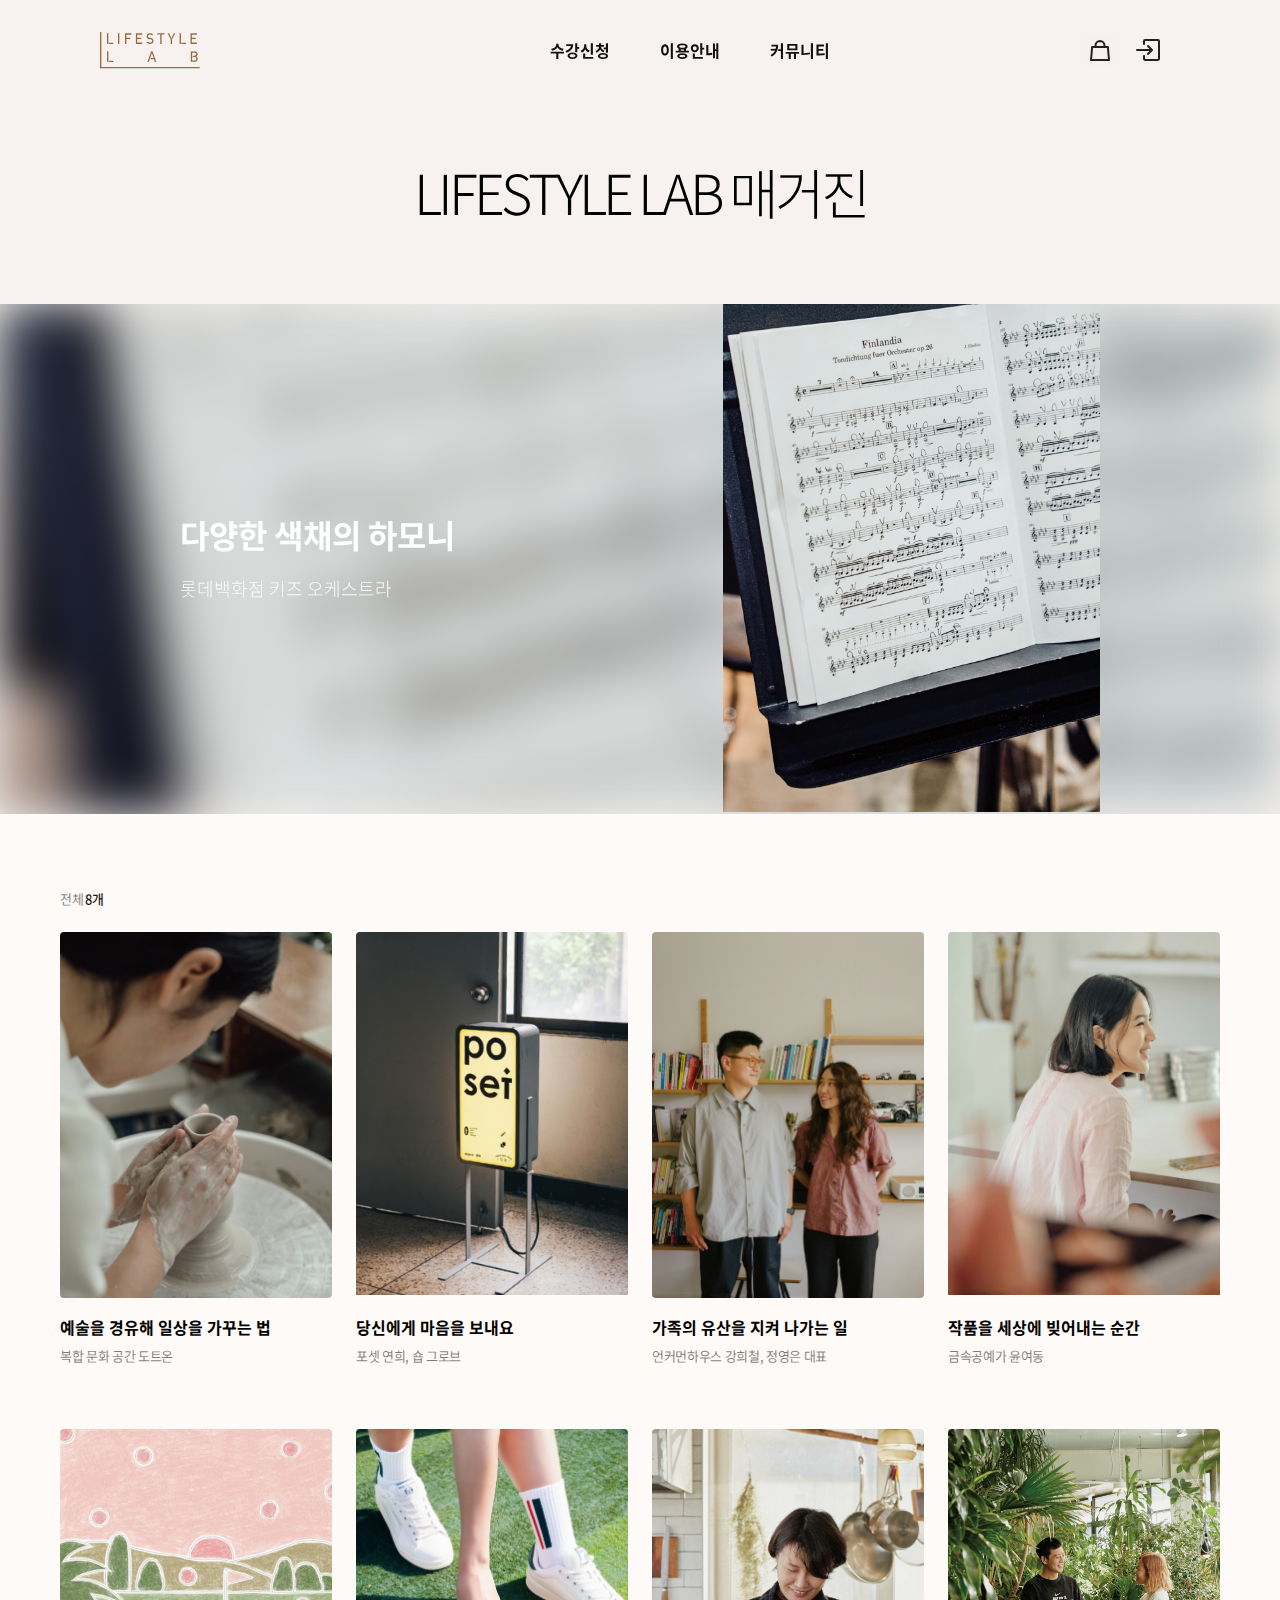
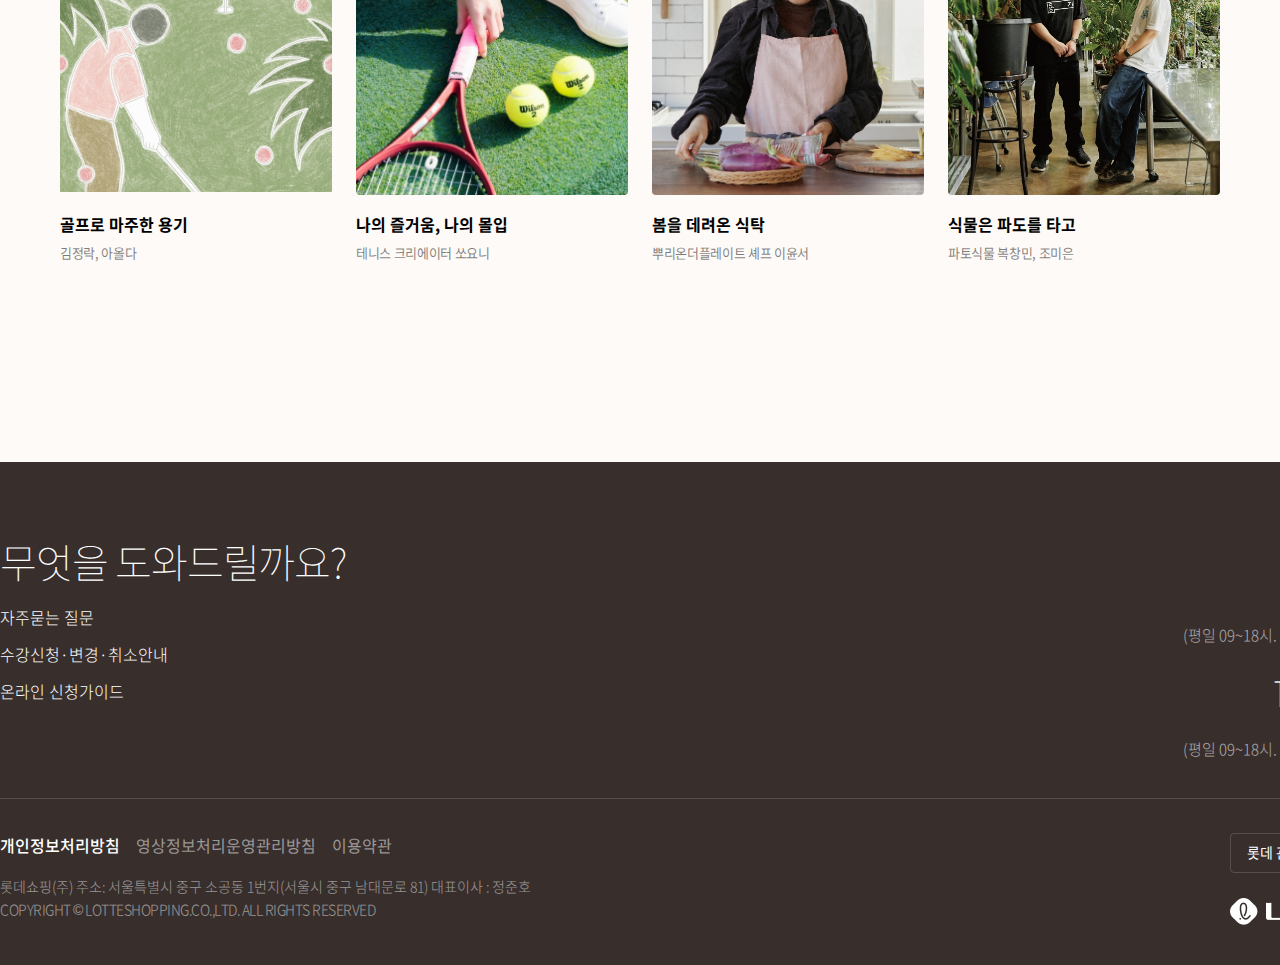
<file: magazine.html>
<!DOCTYPE html>
<html lang="ko">
<head>
    <meta charset="UTF-8">
    <meta name="viewport" content="width=device-width, initial-scale=1.0">
    <title>LIFESTYLE LAB 매거진</title>
    <link rel="stylesheet" href="css/reset.css">
    <link rel="stylesheet" href="css/common.css">
    <link rel="stylesheet" href="css/magazine.css">
</head>
<body>
    <div id="wrap">
        <header>
            <nav>
                <h1 class="logo"><a href="index.html"><span class="blind">롯데문화센터 메인</span></a></h1>
                <ul class="menu">
                    <li><a href="#">수강신청</a></li>
                    <li><a href="#">이용안내</a></li>
                    <li><a href="#">커뮤니티</a></li>
                </ul>
                <div class="util">
                    <a href="#"><img src="img/icon-header-cart.svg" alt="#"></a>
                    <a href="login.html"><img src="img/icon-login.svg" alt="#"></a>
                </div>
            </nav>
        </header>
        <div class="subMenu">
            <div class="apply subBox">
                <ul class="subList">
                    <li><a href="#" class="searchClass">강좌검색</a></li>
                    <li><a href="#">수강신청&middot;변경&middot;취소안내</a></li>
                    <li><a href="applyGuide.html">온라인 신청가이드</a></li>
                </ul>
                <div class="imgArea">
                    <img src="img/gnbApplySearch.jpg" alt="#" class="on">
                    <img src="img/gnbApply-Apply.jpg" alt="#">
                    <img src="img/gnbApplyGuide.jpg" alt="#">
                </div>
            </div>
            <div class="guide subBox">
                <ul class="subList">
                    <li><a href="branchGuide.html">지점안내</a></li>
                    <li><a href="#">강사지원&middot;제휴신청</a></li>
                    <li><a href="#">자주하는 문의</a></li>
                </ul>
                <div class="imgArea">
                    <img src="img/gnbGuideStore.jpg" alt="#">
                    <img src="img/gnbGuideApply.jpg" alt="#">
                    <img src="img/gnbGuideFAQ.jpg" alt="#">
                </div>
            </div>
            <div class="community subBox">
                <ul class="subList">
                    <li><a href="#">공지사항/이벤트</a></li>
                    <li><a href="#">수강후기</a></li>
                    <li><a href="magazine.html">LIFESTYLE LAB 매거진 </a></li>
                </ul>
                <div class="imgArea">
                    <img src="img/gnbCommAnnounce.jpg" alt="#">
                    <img src="img/gnbCommRev.jpg" alt="#">
                    <img src="img/gnbCommMaz.jpg" alt="#">
                </div>
            </div>
        </div>
        <div class="contWrap">
            <div class="contTitleArea">
                <h1 class="contTitle">LIFESTYLE LAB 매거진</h1>
            </div>
            <div class="subTitleArea">
                <div class="bg"></div>
                <div class="subTitle-cont">
                    <div class="subTitle-txt">
                        <h2>다양한 색채의 하모니</h2>
                        <p>롯데백화점 키즈 오케스트라</p>
                    </div>
                    <div class="subTitle-imgA">
                        <img src="img/magazine-bg.png" alt="">
                    </div>
                </div>
            </div>
            <div class="contA">
                <div class="contA-listA">
                    <p class="list-title">전체 <span>8개</span></p>
                    <div class="contA-listW">
                        <a class="listCard">
                            <div class="card-imgW">
                                <img src="img/card01.png" alt="">
                            </div>
                            <div class="card-txt">
                                <p class="card-title">
                                    예술을 경유해 일상을 가꾸는 법
                                </p>
                                <p class="card-subtitle">
                                    복합 문화 공간 도트온
                                </p>
                            </div>
                        </a>
                        <a class="listCard">
                            <div class="card-imgW">
                                <img src="img/card02.png" alt="">
                            </div>
                            <div class="card-txt">
                                <p class="card-title">
                                    당신에게 마음을 보내요
                                </p>
                                <p class="card-subtitle">
                                    포셋 연희, 숍 그로브
                                </p>
                            </div>
                        </a>
                        <a class="listCard">
                            <div class="card-imgW">
                                <img src="img/card03.png" alt="">
                            </div>
                            <div class="card-txt">
                                <p class="card-title">
                                    가족의 유산을 지켜 나가는 일
                                </p>
                                <p class="card-subtitle">
                                    언커먼하우스 강희철, 정영은 대표
                                </p>
                            </div>
                        </a>
                        <a class="listCard">
                            <div class="card-imgW">
                                <img src="img/card04.png" alt="">
                            </div>
                            <div class="card-txt">
                                <p class="card-title">
                                    작품을 세상에 빚어내는 순간
                                </p>
                                <p class="card-subtitle">
                                    금속공예가 윤여동
                                </p>
                            </div>
                        </a>
                        <a class="listCard">
                            <div class="card-imgW">
                                <img src="img/card05.png" alt="">
                            </div>
                            <div class="card-txt">
                                <p class="card-title">
                                    골프로 마주한 용기
                                </p>
                                <p class="card-subtitle">
                                    김정락, 아올다
                                </p>
                            </div>
                        </a>
                        <a class="listCard">
                            <div class="card-imgW">
                                <img src="img/card06.png" alt="">
                            </div>
                            <div class="card-txt">
                                <p class="card-title">
                                   나의 즐거움, 나의 몰입
                                </p>
                                <p class="card-subtitle">
                                    테니스 크리에이터 쏘요니
                                </p>
                            </div>
                        </a>
                        <a class="listCard">
                            <div class="card-imgW">
                                <img src="img/card07.png" alt="">
                            </div>
                            <div class="card-txt">
                                <p class="card-title">
                                    봄을 데려온 식탁
                                </p>
                                <p class="card-subtitle">
                                    뿌리온더플레이트 셰프 이윤서
                                </p>
                            </div>
                        </a>
                        <a class="listCard">
                            <div class="card-imgW">
                                <img src="img/card08.png" alt="">
                            </div>
                            <div class="card-txt">
                                <p class="card-title">
                                    식물은 파도를 타고
                                </p>
                                <p class="card-subtitle">
                                    파토식물 복창민, 조미은
                                </p>
                            </div>
                        </a>
                    </div>
                </div>
            </div>
        </div>
        <footer class="footer">
            <div class="inner">
                <div class="topArea">
                    <div class="top_left">
                        <p class="title">무엇을 도와드릴까요?</p>
                        <div class="inquiryBox">
                            <p class="inquiryList">자주묻는 질문</p>
                            <p class="inquiryList">수강신청&middot;변경&middot;취소안내</p>
                            <p class="inquiryList">온라인 신청가이드</p>
                        </div>
                    </div>
                    <div class="top_right">
                        <div class="callBox">
                            <p class="title">백화점 대표전화</p>
                            <p class="call">1577.0001</p>
                            <p class="txt">
                                백화점 대표전화
                                <br>
                                (평일 09~18시. 토/일요일 및 공휴일 휴무)
                            </p>
                        </div>
                        <div class="callBox">
                            <p class="title">L.POINT 콜센터</p>
                            <p class="call">1899.8900</p>
                            <p class="txt">
                                L.POINT 콜센터
                                <br>
                                (평일 09~18시. 토/일요일 및 공휴일 휴무)
                            </p>
                        </div>
                    </div>
                </div>
                <div class="bottomArea">
                    <div class="bot_left">
                        <div class="NoticeArea">
                            <a href="#" class="privateInfo">개인정보처리방침</a>
                            <a href="#">영상정보처리운영관리방침</a>
                            <a href="#">이용약관</a>
                        </div>
                        <p class="address">롯데쇼핑(주) 주소: 서울특별시 중구 소공동 1번지(서울시 중구 남대문로 81) <span class="name">대표이사 : 정준호</span></p>
                        <p class="copyright">COPYRIGHT &copy; LOTTESHOPPING.CO.,LTD. ALL RIGHTS RESERVED
                        </p>
                    </div>
                    <div class="bot_right">
                        <div class="siteBox">
                            <a href="#" class="relevantSite">
                                <span>롯데 관계사 사이트</span>
                            </a>
                        </div>
                        <p class="bottomLogo">
                            <img src="img/logo-lotte.png" alt="#">
                        </p>
                    </div>
                </div>
            </div>
        </footer>
    </div>
    <div class="affiliateList">
        <div class="listWrap">
            <div class="listTitle">
                <p class="TitTxt">
                    롯데 관계사 사이트
                </p>
                <button class="btnClose_affiliate"></button>
            </div>
            <div class="listCont">
                <div class="listContWrap">
                    <div class="scrollArea">
                        <div class="list">
                            <p class="link"><a href="#">롯데지주</a></p>
                            <p class="link"><a href="#">롯데손해보험</a></p>
                            <p class="link"><a href="#">롯데제과</a></p>
                            <p class="link"><a href="#">마이비</a></p>
                            <p class="link"><a href="#">롯데건설</a></p>
                            <p class="link"><a href="#">롯데상사</a></p>
                            <p class="link"><a href="#">롯데제이티비</a></p>
                            <p class="link"><a href="#">샤롯데시어터</a></p>
                            <p class="link"><a href="#">롯데글로벌로지스</a></p>
                            <p class="link"><a href="#">롯데슈퍼</a></p>
                            <p class="link"><a href="#">롯데중앙연구소</a></p>
                            <p class="link"><a href="#">엔젤리너스</a></p>
                            <p class="link"><a href="#">롯데기공</a></p>
                            <p class="link"><a href="#">롯데시네마</a></p>
                            <p class="link"><a href="#">롯데채용센터</a></p>
                            <p class="link"><a href="#">유니클로</a></p>
                            <p class="link"><a href="#">롯데비피화학</a></p>
                            <p class="link"><a href="#">롯데아사히주류</a></p>
                            <p class="link"><a href="#">롯데칠성음료(음료BG)</a></p>
                            <p class="link"><a href="#">이비카드</a></p>
                            <p class="link"><a href="#">롯데렌탈</a></p>
                            <p class="link"><a href="#">롯데알미늄</a></p>
                            <p class="link"><a href="#">롯데칠성음료(주류BG)</a></p>
                            <p class="link"><a href="#">캐논코리아비즈니스솔루션</a></p>
                            <p class="link"><a href="#">롯데로지스틱스</a></p>
                            <p class="link"><a href="#">롯데엠시시</a></p>
                            <p class="link"><a href="#">롯데첨단소재</a></p>
                            <p class="link"><a href="#">코리아세븐</a></p>
                            <p class="link"><a href="#">롯데롭스</a></p>
                            <p class="link"><a href="#">롯데월드</a></p>
                            <p class="link"><a href="#">롯데카드</a></p>
                            <p class="link"><a href="#">크리스피크림도넛</a></p>
                            <p class="link"><a href="#">롯데리아</a></p>
                            <p class="link"><a href="#">롯데유통사업본부</a></p>
                            <p class="link"><a href="#">롯데캐피탈</a></p>
                            <p class="link"><a href="#">토이저러스</a></p>
                            <p class="link"><a href="#">롯데마트</a></p>
                            <p class="link"><a href="#">롯데인재개발원</a></p>
                            <p class="link"><a href="#">롯데케미칼</a></p>
                            <p class="link"><a href="#">롯데면세점</a></p>
                            <p class="link"><a href="#">롯데자산개발</a></p>
                            <p class="link"><a href="#">롯데푸드</a></p>
                            <p class="link"><a href="#">한국후지필름</a></p>
                            <p class="link"><a href="#">롯데멤버스</a></p>
                            <p class="link"><a href="#">롯데자이언츠</a></p>
                            <p class="link"><a href="#">롯데하이마트</a></p>
                            <p class="link"><a href="#">한페이시스</a></p>
                            <p class="link"><a href="#">롯데물산</a></p>
                            <p class="link"><a href="#">롯데재단</a></p>
                            <p class="link"><a href="#">롯데호텔</a></p>
                            <p class="link"><a href="#">롯데백화점</a></p>
                            <p class="link"><a href="#">롯데정밀화학</a></p>
                            <p class="link"><a href="#">롯데홈쇼핑</a></p>
                            <p class="link"><a href="#">롯데스카이힐CC</a></p>
                            <p class="link"><a href="#">롯데정보통신</a></p>
                            <p class="link"><a href="#">대홍기획</a></p>
                        </div>
                    </div>
                </div>
            </div>
        </div>
    </div>
    <div class="class-search">
        <div class="inner">
            <div class="search-type">
                <h2 class="typeTitle-branch bold">지점으로 찾기</h2>
                <h2 class="typeTitle-class">강좌로 찾기</h2>
            </div>
            <div class="typeArea">
                <div class="type-branch typeW flex">
                    <div class="branch-seoul typeList">
                        <p class="title">서울점</p>
                        <div class="listW">
                            <p>잠실점</p>
                            <p>본점</p>
                            <p>강남점</p>
                            <p>건대스타시티점</p>
                            <p>관악점</p>
                            <p>김포공항점</p>
                            <p>노원점</p>
                            <p>미아점</p>
                            <p>영등포점</p>
                            <p>청량리점</p>
                        </div>
                    </div>
                    <div class="branch-greaterSeoul typeList">
                        <p class="title">수도권점</p>
                        <div class="listW">
                            <p>인천점</p>
                            <p>동탄점</p>
                            <p>구리점</p>
                            <p>분당점</p>
                            <p>수원점</p>
                            <p>안산점</p>
                            <p>일산점</p>
                            <p>중동점</p>
                            <p>평촌점</p>
                            <p>롯데몰광명점</p>
                        </div>
                    </div>
                    <div class="branch-province typeList">
                        <p class="title">지방점</p>
                        <div class="listW">
                            <p>부산본점</p>
                            <p>광복점</p>
                            <p>광주점</p>
                            <p>대구점</p>
                            <p>대전점</p>
                            <p>동래점</p>
                            <p>마산점</p>
                            <p>상인점</p>
                            <p>센텀시티점</p>
                            <p>울산점</p>
                            <p>전주점</p>
                            <p>창원점</p>
                            <p>포항점</p>
                            <p>롯데몰군산점</p>
                        </div>
                    </div>
                </div>
                <div class="type-class typeW">
                    <div class="class-adult typeList">
                        <p class="title">성인강좌</p>
                        <div class="listW">
                            <p>공예</p>
                            <p>노래</p>
                            <p>댄스</p>
                            <p>드로잉</p>
                            <p>라이프스타일</p>
                            <p>악기</p>
                            <p>어학</p>
                            <p>인문학</p>
                            <p>재테크</p>
                            <p>커리어</p>
                            <p>쿠킹</p>
                            <p>피트니스</p>
                        </div>
                    </div>
                    <div class="class-toddler typeList">
                        <p class="title">영&middot;유아강좌</p>
                        <div class="listW">
                            <p>오감발달</p>
                            <p>창의&middot;체험</p>
                            <p>음악&middot;미술</p>
                            <p>언어&middot;사회성</p>
                            <p>신체활동</p>
                        </div>
                    </div>
                    <div class="class-child typeList">
                        <p class="title">지방점</p>
                        <div class="listW">
                            <p>신체활동</p>
                            <p>창의&middot;체험</p>
                            <p>음악&middot;미술</p>
                            <p>언어&middot;사회성</p>
                        </div>
                    </div>
                </div>
            </div>
            <div class="imgArea">
                <div class="imgW on">
                    <img src="img/classSearch-branch.jpg" alt="">
                </div>
                <div class="imgW">
                    <img src="img/classSearch-classjpg.jpg" alt="">
                </div>
            </div>
        </div>
        <button class="btnClose"></button>
    </div>
    <button class="btnTop"></button>
    <script src="js/jquery-3.7.0.min.js"></script>
    <script src="js/jquery-ui.min.js"></script>
    <script src="js/common.js"></script>
    <script src="js/magazine.js"></script>
</body>
</html>
</file>
<file: css/common.css>
@charset "utf-8";
@font-face {
    font-family: 'NotoSans_Thin';
    src: url(../fonts/NotoSans-Thin.woff) format("woff");
}
@font-face {
    font-family: 'NotoSans_Light';
    src: url(../fonts/NotoSans-Light.woff) format("woff");
}
@font-face {
    font-family: 'NotoSans_Medium';
    src: url(../fonts/NotoSans-Medium.woff) format("woff");
}
@font-face {
    font-family: 'NotoSans_Regular';
    src: url(../fonts/NotoSans-Regular.woff) format("woff");
}
@font-face {
    font-family: 'NotoSans_Bold';
    src: url(../fonts/NotoSans-Bold.woff) format("woff");
}
@font-face {
    font-family: 'GeneralSans_Light';
    src: url(../fonts/GeneralSans-Light.woff) format("woff");
}
#wrap {
    background: rgb(247, 242, 239);
    width: 100%;
    font-family: 'Noto sans KR', sans-serif;
} 

/* header */
header {
    height: 100px;
}
header nav {
    position: fixed;
    top: 0; left: 0; right: 0; height: 100px;
    transition: all 0.3s;
}
/* -up */
.up {
    top: -100px;
}
.upIng {
    background: #fff;
    z-index: 10;
}

/* -logo */
header .logo {
    position: absolute;
    top: 50%; left: 100px;
    transform: translateY(-50%);
    width: 100px; height: 37px;
    background: url(../img/logo.svg) no-repeat center/cover;
}
header .logo a {
    display: block;
    width: 100%; height: 100%;
}
/* //-logo */

/* -menu */
header .menu {
    display: flex;
    position: absolute;
    left: 41%; top: 50%;
    transform: translateY(-50%);
}
header .menu > li {
    width: 110px; height: 100px;
}
header .menu > li > a {
    display: block;
    height: 100px;
    line-height: 100px;
    color: #111;
    font-family: 'NotoSans_Bold', sans-serif;
    font-size: 16px;
    text-align: center;
}
/* //-menu */

/* -util */
header .util {
    display: flex;
    justify-content: center;
    align-items: center;
    position: absolute;
    right: 100px; top: 50%;
    transform: translateY(-50%);
}
header .util a {
    display: block;
    margin-right: 16px
}
header .util .search {
    width: 32px; height: 32px;
    background: url(../img/btn-search-menu.svg) no-repeat center/cover;
}
/* //-util */
/* ///header */


/* subMenu */
.subMenu {
    position: fixed;
    top: 100px;
    width: 100%; height: 414px;
    background: #fff;
    display: none;
    z-index: 10;
}
.subList {
    position: absolute;
    top: 80px; left: 13%;
}
.subList li a {
    display: block;
    font-size: 32px;
    font-family: 'NotoSans_Light', sans-serif;
    line-height: 1.7;
}
/*-subBox */
.subBox {
    position: relative;
    width: 100%;
    z-index: 3;
    display: none;
}
.subBox .imgArea {
    display: none;
    position: absolute;
    right: 0; top: 0;
    width: 600px; height: 100%;
    display: block;
}
.subBox .imgArea img {
    max-width: 100%;
    position: absolute;
    right: 0; top: 0;
    display: none;
    transition: all 0.3s;
}
.subBox .imgArea img:first-child {
    display: block;
}
/* //subBox */
/* ///subMenu */

/* footer */
footer {
    background: #382f2d;
    padding:  70px 0 40px;
    color: #fff;
}
footer .inner {
    width: 1440px;
    margin: 0 auto;
}

/* -topArea */
footer .inner .topArea {
    display: flex;
    justify-content: space-between;
    padding-bottom: 38px;
    border-bottom: 1px solid rgba(255, 255, 255, .15);
}
/* -top-left */
footer .inner .topArea .top_left .title {
    font-size: 40px;
    line-height: 60px;
    letter-spacing: -1.2px;
    font-family: 'NotoSans_Thin', sans-serif;
}
footer .inner .topArea .top_left .inquiryBox .inquiryList {
    margin-top: 13px;
    font-size: 16px;
    font-family: 'NotoSans_Light', sans-serif;
}
/* -top-right */
footer .inner .topArea .top_right {
    text-align: right;
}
footer .inner .topArea .top_right .call {
    font-size: 38px;
    color: rgba(255, 255, 255, .9);
    font-family: 'GeneralSans_Light', sans-serif;
}
footer .inner .topArea .top_right .txt {
    font-size: 15px;
    line-height: 21px;
    color: rgba(255, 255, 255, .6);
    font-family: 'NotoSans_Light', sans-serif;
}
/* -bottomArea */
footer .inner .bottomArea {
    display: flex;
    justify-content: space-between;
    padding-top: 34px;
} 
footer .inner .bottomArea .bot_left .NoticeArea {
    display: flex;
}
footer .inner .bottomArea .bot_left .NoticeArea a {
    display: inline-block;
    margin-right: 1em;
    font-size: 16px;
}
footer .inner .bottomArea .bot_left .NoticeArea .privateInfo {
    font-family: 'NotoSans_Medium', sans-serif;
}
footer .inner .bottomArea .bot_left .NoticeArea a + a {
    color: rgba(255, 255, 255, .5);
    font-family: 'NotoSans_Regular', sans-serif;
}
footer .inner .bottomArea .bot_left .address {
    margin-top: 19px;
    font-size: 14px;
    font-family: 'NotoSans_Light', sans-serif;
    color: rgba(255, 255, 255, .5);
}
footer .inner .bottomArea .bot_left .copyright {
    margin-top: 3px;
    font-size: 14px;
    font-weight: 300;
    font-family: 'NotoSans_Light', sans-serif;
    color: rgba(255, 255, 255, .5);
    letter-spacing: -.5px;
}
footer .inner .bottomArea .bot_right .siteBox a {
    display: inline-block;
    position: relative;
    padding: 3px 35px 11px 16px;
    width: 200px; height: 40px;
    border: 1px solid rgba(255, 255, 255, .15);
    border-radius: 4px;
    box-sizing: border-box;
    line-height: 30px;
}
footer .inner .bottomArea .bot_right .siteBox a:after {
    display: block;
    content: '';
    position: absolute;
    right: 14px; top: 9px;
    width: 20px; height: 20px;
    background: url(../img/icon-footer-site-more.svg) no-repeat center center;
}
footer .inner .bottomArea .bot_right .siteBox a span {
    font-size: 14px;
    font-family: 'NotoSans_Regular', sans-serif;
}
footer .inner .bottomArea .bottomLogo {
    margin-top: 25px;
}
footer .inner .bottomArea .bottomLogo img {
    width: 210px;
}
/* /footer */

.affiliateList {
    position: fixed;
    top: 0; left: 0; right: 0; bottom: 0;
    display: none; /* flex */
    width: 100%;
    justify-content: center;
    align-items: center;
    background: rgba(0, 0, 0, .65);
    z-index: 10;
    animation: fadeIn .5s;
}
@keyframes fadeIn {
    from {
        opacity: 0;
    }
    to {
        opacity: 1;
    }
}
.affiliateList .listWrap {
    width: 800px;
    height: auto;
    max-height: 80vh;
    background: #fff;
    border-radius: 12px;
}
.affiliateList .listWrap .listTitle {
    display: flex;
    justify-content: space-between;
    padding: 20px 30px;
    box-sizing: border-box;
}
.affiliateList .listWrap .listTitle .TitTxt {
    font-family: 'NotoSans_Bold', sans-serif;
    font-size: 24px;
    line-height: 32px;
    letter-spacing: -.6px;
    font-weight: 600;
    color: rgba(0, 0, 0, .9);
}
.affiliateList .listWrap .listTitle .btnClose_affiliate {
    display: inline-block;
    width: 32px; height: 32px;
    background: url(../img/btn-layer-popup-close-x.png) no-repeat center center/32px auto;
}
.affiliateList .listWrap .listCont .listContWrap {
    padding: 30px 10px 60px 30px;
    box-sizing: border-box;
}
.affiliateList .listWrap .listCont .listContWrap .scrollArea {
    overflow-y: auto;
    max-height: 60vh;
    padding: 0 30px 0 10px;
    box-sizing: border-box; 
}
.affiliateList .listWrap .listCont .listContWrap .scrollArea::-webkit-scrollbar {
    width: 5px;
}
.affiliateList .listWrap .listCont .listContWrap .scrollArea::-webkit-scrollbar-thumb {
    background: rgba(0, 0, 0, .3);
    border-radius: 10px;
}
.affiliateList .listWrap .listCont .listContWrap .scrollArea .list {
    display: flex;
    flex-wrap: wrap;
}
.affiliateList .listWrap .listCont .listContWrap .scrollArea .list .link {
    width: 25%;
    margin-top: 10px;
}
.affiliateList .listWrap .listCont .listContWrap .scrollArea .list .link a {
    display: inline-block;
    position: relative;
    padding-right: 15px;
    font-family: 'NotoSans_Regular', sans-serif;
    font-size: 15px;
    line-height: 25px;
    color: rgba(0, 0, 0, .8);
    transition: color .3s ease;
    word-break: keep-all;
    font-weight: 500;
}
.affiliateList .listWrap .listCont .listContWrap .scrollArea .list .link a:after {
    content: '';
    display: inline-block;
    position: absolute;
    right: -10px; top: 10px;
    background: url(../img/icon-footer-site-link-arrow.svg) no-repeat center;
    width: 10px; height: 10px;
    margin-left: 5px;
    transition: all .3s ease;
    opacity: 0;
}
.affiliateList .listWrap .listCont .listContWrap .scrollArea .list .link:hover a:after {
    opacity: 1;
    top: 6px; right: -15px;
}
/* /affiliateList */

/* btnTop */
.btnTop {
    position: fixed;
    right: 50px; bottom: 40px;
    display: none;
    width: 50px; height: 50px;
    background: url(../img/icon-top-arrow.svg) no-repeat center center #fff;
    border: 1px solid #d8d8d8;
    border-radius: 50%;
    z-index: 10;
}

/* class-search */
.class-search {
    display: none;
    position: fixed;
    top: 0; right: 0; bottom: 0; left: 0;
    width: 100%; height: 100%;
    background: #fff;
    z-index: 10;
}
.class-search .inner {
    display: flex;
    justify-content: center;
    position: relative;
    width: 1440px;
    margin: 160px auto 0; padding-bottom: 100px;
    box-sizing: border-box;
}
.class-search .inner .search-type {
    width: 285px;
    margin-right: 160px;
}
.class-search .inner .search-type h2 {
    font-family: 'NotoSans_Light', sans-serif;
    font-size: 54px;
    color: rgba(0, 0, 0, .2);
    line-height: 64px;
    letter-spacing: -4px;
    margin-bottom: 15px;
    transition: all .3s;
    cursor: pointer;
}
.class-search .inner .typeW {
    display: none;
    flex-wrap: wrap;
    width: 630px;
    padding-top: 8px;
    box-sizing: border-box;
}
.class-search .inner .typeW .typeList {
    width: 210px;
}
.class-search .inner .typeW .typeList .title {
    margin-bottom: 32px;
    font-family: 'NotoSans_Regular', sans-serif;
    font-size: 15px;
    color: rgba(0, 0, 0, .6);
    line-height: 24px;
    line-height: -.4px;
}
.class-search .inner .typeW .typeList .listW p {
    padding-bottom: 12px;
    font-family: 'NotoSans_Medium', sans-serif;
    font-size: 16px;
    color: rgba(0, 0, 0, .9);
    line-height: 26px;
    letter-spacing: -.4px;
    cursor: pointer;
    transition: all .1s;
}
.class-search .inner .imgArea {
    overflow: hidden;
    position: relative;
    width: 300px; height: 450px;
    margin: 10px 0 0 65px;
    border-radius: 320px;
}
.class-search .inner .imgArea .imgW {
    display: none;
    position: absolute;
    top: 50%; left: 50%;
    transform: translate(-50%, -50%);
    width: 100%; height: 100%;
}
.class-search .inner .imgArea .imgW img {
    max-width: 100%; height: 100%;
}
.class-search .btnClose {
    position: absolute;
    top: 34px; right: 100px;
    width: 32px; height: 32px;
    background: url(../img/btn-layer-popup-close-x.png) no-repeat center/32px auto;
}
.class-search .inner .search-type h2.bold {
    color: rgba(0, 0, 0, .9);
}
.class-search .inner .typeArea .typeW.flex {
    display: flex;
}
.class-search .inner .imgArea .imgW.on {
    display: block;
}
.class-search .inner .typeW .typeList .listW p.light {
    color: rgba(0, 0, 0, .1);
}
/* /class-search */


.on {display: block;}
.opacity {
    opacity: 0.5;
    transition: all 0.3s;
}
</file>
<file: css/applyGuide.css>
@charset "utf-8";
@font-face {
    font-family: 'NotoSans_Thin';
    src: url(../fonts/NotoSans-Thin.woff) format("woff");
}
@font-face {
    font-family: 'NotoSans_Light';
    src: url(../fonts/NotoSans-Light.woff) format("woff");
}
@font-face {
    font-family: 'NotoSans_Medium';
    src: url(../fonts/NotoSans-Medium.woff) format("woff");
}
@font-face {
    font-family: 'NotoSans_Regular';
    src: url(../fonts/NotoSans-Regular.woff) format("woff");
}
@font-face {
    font-family: 'NotoSans_Bold';
    src: url(../fonts/NotoSans-Bold.woff) format("woff");
}
@font-face {
    font-family: 'GeneralSans_Light';
    src: url(../fonts/GeneralSans-Light.woff) format("woff");
}
@font-face {
    font-family: 'GeneralSans_Medium';
    src: url(../fonts/GeneralSans-Medium.woff) format("woff");
}

/* contWrap */
/* -contTitleArea */
.contTitleArea {
    padding: 60px 0 80px;
    text-align: center;
    box-sizing: border-box;
}
.contTitleArea .contTitle {
    font-family: 'NotoSans_Light', sans-serif;
    color: #000;
    font-size: 54px;
    line-height: 64px;
    letter-spacing: -4px;
}
/* -contArea */
.contArea {
    padding: 40px 0 200px;
    background: #fdfaf7;
    box-sizing: border-box;
}
.contArea .contW {
    width: 1160px;
    margin: 0 auto;
}

/* -acc-guide */
.acc-guide {
    display: flex;
    padding-top: 40px;
    box-sizing: border-box;
}
.acc-guide .numW {
    position: relative;
    margin-top: -2px;
}
.acc-guide .numW .num {
    width: 40px; height: 40px;
    text-align: center;
    background: #b6a597;
    border-radius: 50%;
    font-family: 'GeneralSans_Medium', sans-serif;
    font-size: 18px;
    color: #fff;
    line-height: 40px;
    transition: all .3 ease;
}
.acc-guide .numW .numLine {
    position: absolute;
    top: 40px; left: 50%;
    transform: translateX(-50%);
    width: 2px; height: 100%;
    background: rgba(0, 0, 0, .16);
}
.acc-guide .listW {
    width: calc(100% - 60px); /* 왜 60px인지 */
    margin-left: 20px; padding-bottom: 40px;
    border-bottom: 1px solid rgba(0, 0, 0, .1);
    transition: border .3s ease, padding-bottom .3s ease;
}
.acc-guide .listW:hover {
    border-bottom: 1px solid rgba(0, 0, 0, .3);
}
.acc-guide .listW .list {
    display: block;
    position: relative;
}
.acc-guide .listW .list:after {
    content: '';
    display: inline-block;
    width: 20px; height: 20px;
    background: url(../img/icon-dropdown-arrow.png) no-repeat center center/20px auto;
    position: absolute;
    right: 0; top: 8px;
    transition: all .5s ease;
    opacity: .4;

}
.acc-guide .listW .list .listTitle {
    font-family: 'NotoSans_Bold', sans-serif;
    font-size: 24px;
    color: rgba(0, 0, 0, .9);
    line-height: 32px;
    letter-spacing: -.6px;
}
.acc-guide .listW .list .listTxt {
    margin-top: 16px;
    font-family: 'NotoSans_Medium', sans-serif;
    font-size: 14px;
    color: rgba(0, 0, 0, .6);
    line-height: 22px;
    letter-spacing: -.35px;
}
.acc-guide .listW .hideContW {
    display: none;
    transition: all .3s;
}
.acc-guide .listW .hideContW .hideCont {
    margin-top: 32px; padding: 40px;
    background-color: #e8e5de;
    box-sizing: border-box;
}
.acc-guide .listW .hideContW .hideCont .h-contList .contList-subT {
    margin-bottom: 10px;
    font-family: 'NotoSans_Medium', sans-serif;
    font-size: 13px;
    color: rgba(0, 0, 0, .9);
    line-height: 19px;
    letter-spacing: -.325px;
}
.acc-guide .listW .hideContW .hideCont .h-contList .imgW {
    display: flex;
    justify-content: center;
    flex-direction: column;
}
.acc-guide .listW .hideContW .hideCont .h-contList .imgW img {
    margin-top: 16px;
    max-width: 100%;
}
.acc-guide .listW .hideContW .hideCont .h-contList .imgW img:first-child {
    margin-top: 0;
}
.acc-guide .listW.on .list:after {
    transform: rotateZ(180deg);
    opacity: 1;
}
</file>
<file: css/branchGuide.css>
@charset "utf-8";
@font-face {
    font-family: 'NotoSans_Thin';
    src: url(../fonts/NotoSans-Thin.woff) format("woff");
}
@font-face {
    font-family: 'NotoSans_Light';
    src: url(../fonts/NotoSans-Light.woff) format("woff");
}
@font-face {
    font-family: 'NotoSans_Medium';
    src: url(../fonts/NotoSans-Medium.woff) format("woff");
}
@font-face {
    font-family: 'NotoSans_Regular';
    src: url(../fonts/NotoSans-Regular.woff) format("woff");
}
@font-face {
    font-family: 'NotoSans_Bold';
    src: url(../fonts/NotoSans-Bold.woff) format("woff");
}
@font-face {
    font-family: 'GeneralSans_Light';
    src: url(../fonts/GeneralSans-Light.woff) format("woff");
}
@font-face {
    font-family: 'GeneralSans_Medium';
    src: url(../fonts/GeneralSans-Medium.woff) format("woff");
}


/* contWrap */
/* -contTitleArea */
.contTitleArea {
    padding: 60px 0 80px;
    text-align: center;
    box-sizing: border-box;
}
.contTitleArea .contTitle {
    font-family: 'NotoSans_Light', sans-serif;
    color: #000;
    font-size: 54px;
    line-height: 64px;
    letter-spacing: -4px;
}
/* -tabArea */
.tabArea {
    padding: 40px 0 200px;
    box-sizing: border-box;
    background: #fdfaf7;
}
.tabArea .tabW {
    margin: 0 auto;
    width: 1160px;
}
.tabArea .tabW .tabContent .filterArea .topFilter {
    display: flex;
    justify-content: center;
    border-bottom: 1px solid rgba(0, 0, 0, .1);
}
.tabArea .tabW .tabContent .filterArea .topFilter .tf-title {
    display: block;
    position: relative;
    width: calc(100%/3);
    padding: 20px 0;
    text-align: center;
}
.tabArea .tabW .tabContent .filterArea .topFilter .tf-title.on:after {
    content: '';
    display: block;
    width: calc(100% - 48px);
    height: 2px;
    position: absolute;
    bottom: -1px; left: 50%;
    transform: translateX(-50%);
    border-radius: 2px;
    background: #222;
}
.tabArea .tabW .tabContent .filterArea .topFilter .tf-title span {
    font-family: 'NotoSans_Medium', sans-serif;
    font-size: 16px;
    color: #222;
}
.tabArea .tabW .tabContent .filterArea .topFilter .tf-title.on span {
    font-family: 'NotoSans_bold', sans-serif;
    color: #000;    
}
.tabArea .tabW .tabContent .areaInfo {
    display: flex;
    justify-content: space-between;
    margin-top: 80px;
}
.tabArea .tabW .tabContent .areaInfo .tab-imgArea {
    display: flex;
    justify-content: center;
    align-items: center;
    width: 60%;
}
.tabArea .tabW .tabContent .areaInfo .tab-imgArea img {
    max-width: 100%;
    border-radius: 10px;
    overflow: hidden;
    display: none;
}
.tabArea .tabW .tabContent .areaInfo .tab-imgArea img.on {
    display: block;
}
.tabArea .tabW .tabContent .areaInfo .tab-address {
    width: 30%;
}
.tabArea .tabW .tabContent .areaInfo .tab-address .tab-addressW {
    display: none;
}
.tabArea .tabW .tabContent .areaInfo .tab-address .tab-addressW.on {
    display: block;
}
.tabArea .tabW .tabContent .areaInfo .tab-address .address-cont {
    display: flex;
    justify-content: flex-start;
    align-items: center;
    padding-bottom: 20px;
    margin-bottom: 20px;
    border-bottom: 1px solid rgba(0, 0, 0, .1);
}
.tabArea .tabW .tabContent .areaInfo .tab-address .address-cont span {
    font-family: 'NotoSans_Regular', sans-serif;
    font-size: 16px;
    color: rgba(0, 0, 0, .8);
    display: inline-block;
    vertical-align: middle;
    flex-grow: 3;
}
.tabArea .tabW .tabContent .areaInfo .tab-address .address-cont:last-child {
    margin-bottom: 0;
}
.tabArea .tabW .tabContent .areaInfo .tab-address .address-cont img {
    width: 35px; height: 35px;
    margin-right: 20px;
}

.tabArea .tabW .tabContent .tab-mapArea {
    margin-top: 100px;
}
.tabArea .tabW .tabContent .tab-mapArea .tab-mapW iframe {
    display: none;
}
.tabArea .tabW .tabContent .tab-mapArea .tab-mapW iframe.on {
    display: block;
}
.tabArea .tabW .tabContent .tab-mapArea h2 {
    font-family: 'NotoSans_Bold', sans-serif;
    font-size: 24px;
    color: rgba(0, 0, 0, .9);
    line-height: 32px;
    letter-spacing: -.6px;
    margin-bottom: 30px;
}
.on {display: block;}
.opacity {
    opacity: 0.5;
    transition: all 0.3s;
}
</file>
<file: css/login.css>
@charset "utf-8";
@font-face {
    font-family: 'NotoSans_Thin';
    src: url(../fonts/NotoSans-Thin.woff) format("woff");
}
@font-face {
    font-family: 'NotoSans_Light';
    src: url(../fonts/NotoSans-Light.woff) format("woff");
}
@font-face {
    font-family: 'NotoSans_Medium';
    src: url(../fonts/NotoSans-Medium.woff) format("woff");
}
@font-face {
    font-family: 'NotoSans_Regular';
    src: url(../fonts/NotoSans-Regular.woff) format("woff");
}
@font-face {
    font-family: 'NotoSans_Bold';
    src: url(../fonts/NotoSans-Bold.woff) format("woff");
}
@font-face {
    font-family: 'GeneralSans_Light';
    src: url(../fonts/GeneralSans-Light.woff) format("woff");
}


/* loginArea */
.loginArea {
    display: flex;
}
/* -signUp */
.signUp {
    display: flex;
    justify-content: center;
    flex-basis: 50%;
    position: relative;
}
.signUp .bgWrap {
    position: relative;
}
.signUp .bgWrap img {
    max-width: 100%;
    object-fit: cover;
}
.signUp .bgWrap:after {
    display: block;
    content: "";
    position: absolute;
    top: 0;
    left: 0;
    width: 100%;
    height: 100%;
    background: rgba(0, 0, 0, .2);
}
.signUp .textArea {
    position: absolute;
    top: 100px;
    color: #fff;
    z-index: 1;
}
.signUp .textArea .signUp-title {
    font-family: 'NotoSans_Light', sans-serif;
    font-size: 54px;
    line-height: 64px;
    letter-spacing: -4.05px
}
.signUp .textArea .sub-title {
    margin-top: 10px;
    font-family: 'NotoSans_Medium', sans-serif;
    font-size: 15px;
    color: rgba(255, 255, 255, .8);
    letter-spacing: -.25px;
}
.signUp .textArea .signUp-link {
    display: inline-block;
    margin-top: 60px;
    padding-right: 15px;
    background: url(../img/icon-login-signup.svg) no-repeat right/12px;
}
.signUp .textArea .signUp-link a {
    display: block;
    font-family: 'NotoSans_Bold', sans-serif;
    font-size: 17px;
    line-height: 24px;
    letter-spacing: -.25px;
}
/* //-signUp */

/* -signIn */
.signIn {
    flex-basis: 50%;
    display: flex;
    justify-content: center;
    margin-top: 100px;
}
.signIn-Area .signIn-title {
    font-family: 'NotoSans_Light', sans-serif;
    font-size: 54px;
    letter-spacing: -3.5px;
    text-align: center;
}
.signIn-Area .signIn-subtitle {
    font-family: 'NotoSans_Regular', sans-serif;
    font-size: 14px;
    color: rgba(0 , 0 , 0 , .6);
    text-align: center;
}
.signIn-Area .inputArea {
    width: 480px;
    margin: 60px auto 0 auto;
}
.inputArea .Input-wrap {
    position: relative;
    width: 480px;
    background: #fff;
    padding-right: 35px;
    box-sizing: border-box;
    border-radius: 30px;
    transition: border .3s ease;
}
.Input-wrap {
    border: 1px solid rgba(0, 0, 0, .16);
}
.inputArea .btnDelete {
    position: absolute;
    right: 5%;
    top: 50%; transform: translateY(-50%);
    display: none;
    width: 24px; height: 24px;
    background: url(../img/btn-input-delete.svg) no-repeat center/cover;
}
.signIn-Area input {
    width: 100%; height: 60px;
    padding: 3px 20px 3px 54px;
    border-radius: 30px;
    box-sizing: border-box;
    font-family: 'NotoSans_Regular', sans-serif;
    font-size: 16px;
    outline: none;
}
.login-wrap:before {
    display: inline-block;
    position: absolute;
    top: 50%; left: 5%;
    transform: translateY(-50%);
    content: '';
    width: 24px; height: 24px;
    background: url(../img/icon-login-id.png) no-repeat center/cover;
}
.pwd-wrap:before {
    display: inline-block;
    position: absolute;
    top: 50%; left: 5%;
    transform: translateY(-50%);
    content: '';
    width: 24px; height: 24px;
    background: url(../img/icon-login-password.png) no-repeat center/cover;
}
.pwd-wrap {
    margin-top: 20px;
}
.loginBtn {
    width: 100%; height: 65px;
    margin-top: 40px;
    padding: 20px 10px;
    border-radius: 30px;
    background: #111;
    font-family: 'NotoSans_Bold', sans-serif;
    color: #fff;
    font-size: 19px;
}
.kakaoLogin {
    display: block;
    margin-top: 50px;
    width: 100%;
    text-align: center;
}
.kakaoLogin img {
    max-width: 100%;
}
.findArea {
    margin-top: 30px;
    text-align: center;
}
.findArea a {
    display: inline-block;
    font-family: 'NotoSans_Medium', sans-serif;
    font-size: 14px;
    color: rgba(0, 0, 0, .6);
    letter-spacing: -.3px;
}
.findArea .findId {
    position: relative;
}
.findArea .findId:after {
    content: '';
    display: inline-block;
    position: absolute;
    top: 50%; 
    transform: translateY(-50%);
    width: 1px; height: 14px;
    background: #e3e1de;
    margin-left: 20px;
}
.findArea .findPwd {
    margin-left: 35px;
}
.focus {
    border: 1px solid rgba(0, 0, 0, .7);
}
</file>
<file: css/magazine.css>
@charset "utf-8";
@font-face {
    font-family: 'NotoSans_Thin';
    src: url(../fonts/NotoSans-Thin.woff) format("woff");
}
@font-face {
    font-family: 'NotoSans_Light';
    src: url(../fonts/NotoSans-Light.woff) format("woff");
}
@font-face {
    font-family: 'NotoSans_Medium';
    src: url(../fonts/NotoSans-Medium.woff) format("woff");
}
@font-face {
    font-family: 'NotoSans_Regular';
    src: url(../fonts/NotoSans-Regular.woff) format("woff");
}
@font-face {
    font-family: 'NotoSans_Bold';
    src: url(../fonts/NotoSans-Bold.woff) format("woff");
}
@font-face {
    font-family: 'GeneralSans_Light';
    src: url(../fonts/GeneralSans-Light.woff) format("woff");
}
@font-face {
    font-family: 'GeneralSans_Medium';
    src: url(../fonts/GeneralSans-Medium.woff) format("woff");
}


/* contWrap */
/* -contTitleArea */
.contTitleArea {
    padding: 60px 0 80px;
    text-align: center;
    box-sizing: border-box;
}
.contTitleArea .contTitle {
    font-family: 'NotoSans_Light', sans-serif;
    color: #000;
    font-size: 54px;
    line-height: 64px;
    letter-spacing: -4px;
}
/* -subTitleArea */
.subTitleArea {
    overflow: hidden;
    position: relative;
    left: 50%; transform: translateX(-50%);
    width: 100%; height: 510px;
}
.subTitleArea .bg {
    background: url(../img/magazine-bg.png) no-repeat center/cover;
    position: absolute;
    top: 0; left: 0;
    width: 100%; height: 100%;
    filter: blur(25px);
    z-index: -1;
}
.subTitleArea .subTitle-cont {
    display: flex;
    justify-content: space-between;
    align-items: center;
    width: 1160px; height: 100%;
    margin: 0 auto; padding: 0 120px;
    box-sizing: border-box;
}
.subTitleArea .subTitle-cont .subTitle-txt h2 {
    font-family: 'NotoSans_Bold', sans-serif;
    font-size: 32px;
    color: #fff;
    line-height: 44px;
}
.subTitleArea .subTitle-cont .subTitle-txt p {
    margin-top: 16px;
    font-family: 'NotoSans_Light', sans-serif;
    font-size: 18px;
    color: rgba(255, 255, 255, .9);
    line-height: 32px;
}
.subTitleArea .subTitle-cont .subTitle-imgA {
    width: 377px; height: 100%;
    margin-left: 20px;
}
.subTitleArea .subTitle-cont .subTitle-imgA img {
    max-width: 100%;
}
/* -contA */
.contWrap .contA {
    width: 100%;
    background: #fdfaf7;
    padding: 50px 0 200px;
    box-sizing: border-box;
}
.contWrap .contA .contA-listA {
    width: 1160px;
    margin: 0 auto;
}
.contWrap .contA .contA-listA .list-title {
    font-family: 'NotoSans_Regular', sans-serif;
    font-size: 13px;
    color: rgba(0, 0, 0, .5);
    line-height: 19px;
    letter-spacing: -.325px;
    height: 68px;
    display: flex;
    align-items: center;
}
.contWrap .contA .contA-listA .list-title span {
    font-family: 'NotoSans_Medium', sans-serif;
    color: rgba(0, 0, 0, .9);
    margin-left: 2px;
}
.contWrap .contA .contA-listA .contA-listW {
    display: flex;
    justify-content: flex-start;
    flex-wrap: wrap;
}
.contWrap .contA .contA-listA .contA-listW .listCard {
    display: block;
    width: calc((100% - 72px) / 4);
    margin-right: 24px;
    cursor: pointer;
}
.contWrap .contA .contA-listA .contA-listW .listCard:nth-child(4n) {
    margin-right: 0;
}
.contWrap .contA .contA-listA .contA-listW .listCard:nth-child(n+5) {
    margin-top: 64px;
}
.contWrap .contA .contA-listA .contA-listW .listCard .card-imgW {
    overflow: hidden;
    height: 366px;
    border-radius: 4px;
}
.contWrap .contA .contA-listA .contA-listW .listCard .card-imgW img {
    max-width: 100%;
    height: auto;
    transition: all .3s ease;
}
.contWrap .contA .contA-listA .contA-listW .listCard .card-imgW:hover img {
    transform: scale(1.1);
}
.contWrap .contA .contA-listA .contA-listW .listCard .card-txt {
    margin-top: 16px;
}
.contWrap .contA .contA-listA .contA-listW .listCard .card-txt .card-title {
    font-family: 'NotoSans_Bold', sans-serif;
    font-size: 16px;
    line-height: 26px;
    margin-bottom: 6px;
}
.contWrap .contA .contA-listA .contA-listW .listCard .card-txt .card-subtitle{
    font-family: 'NotoSans_Regular', sans-serif;
    font-size: 13px;
    color: rgba(0, 0, 0, .5);
    line-height: 19px;
    letter-spacing: -.325px;
}
.on {display: block;}
.opacity {
    opacity: 0.5;
    transition: all 0.3s;
}
</file>
